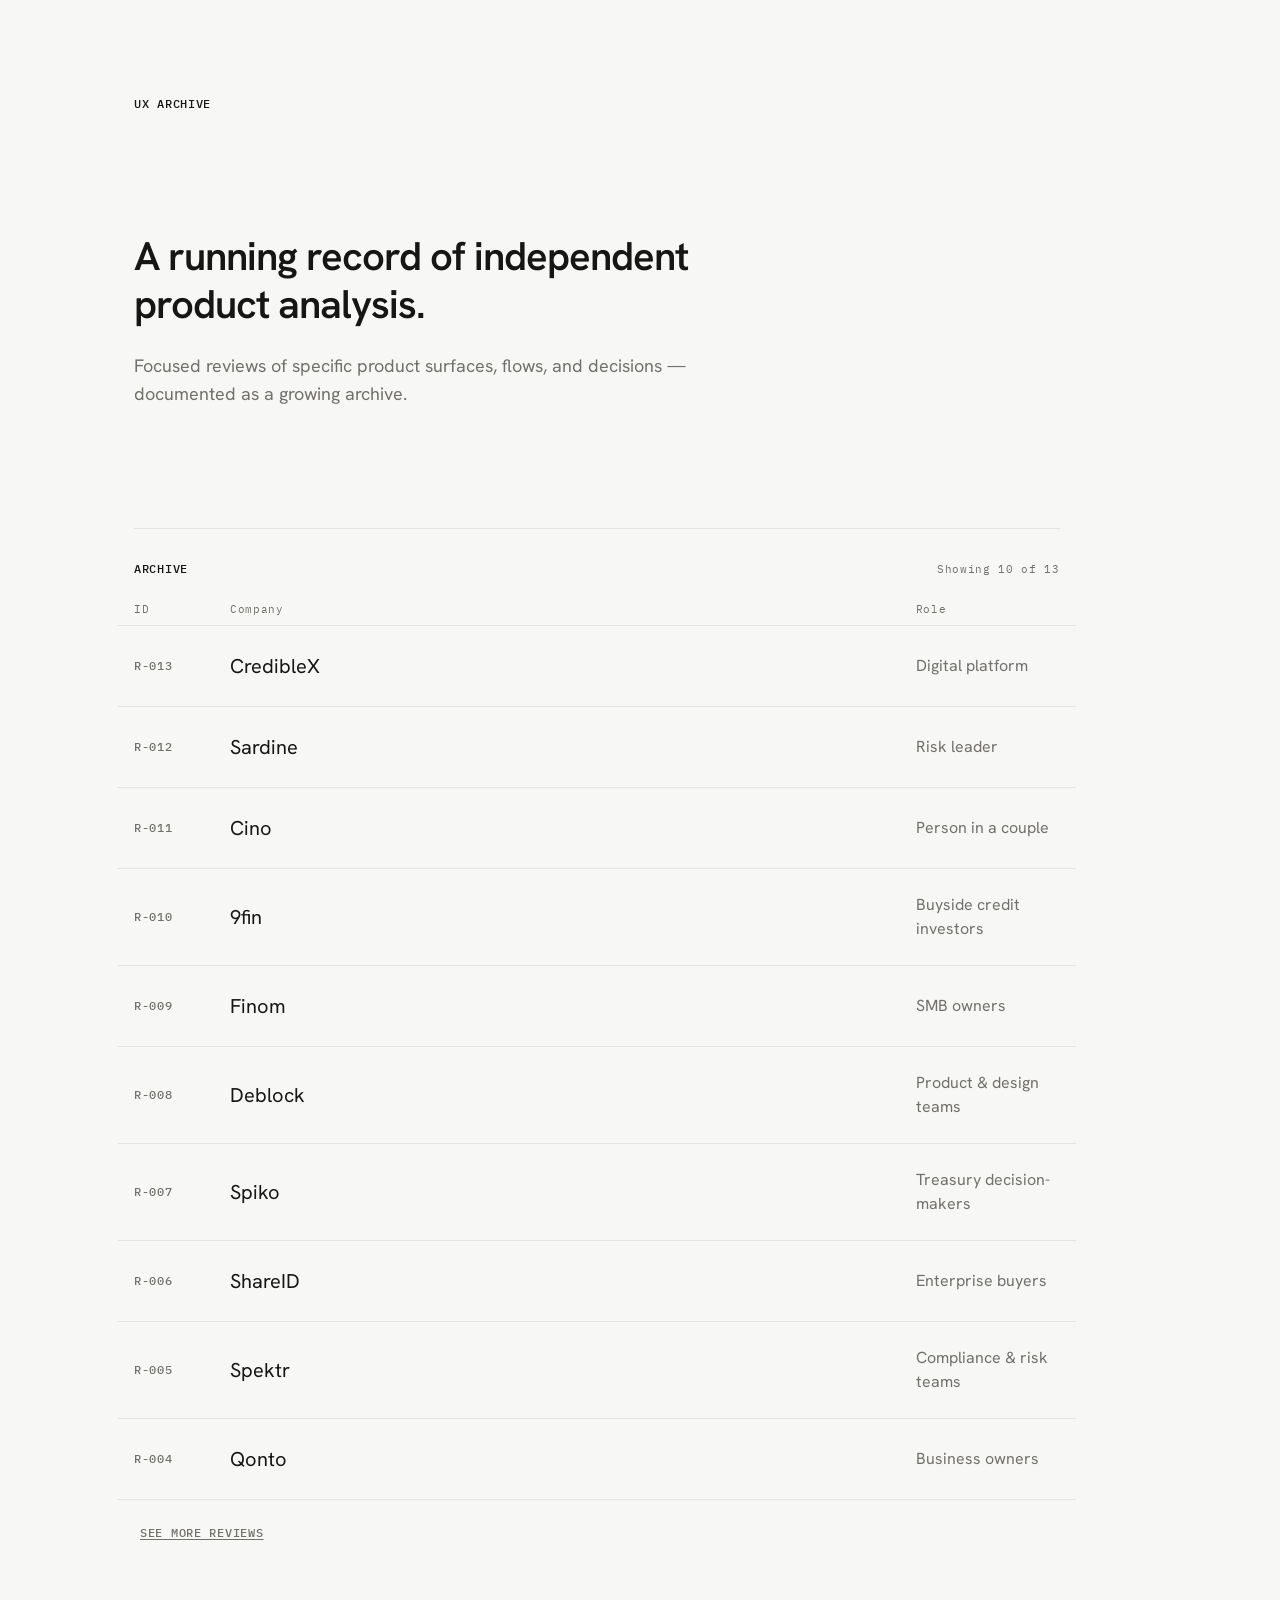
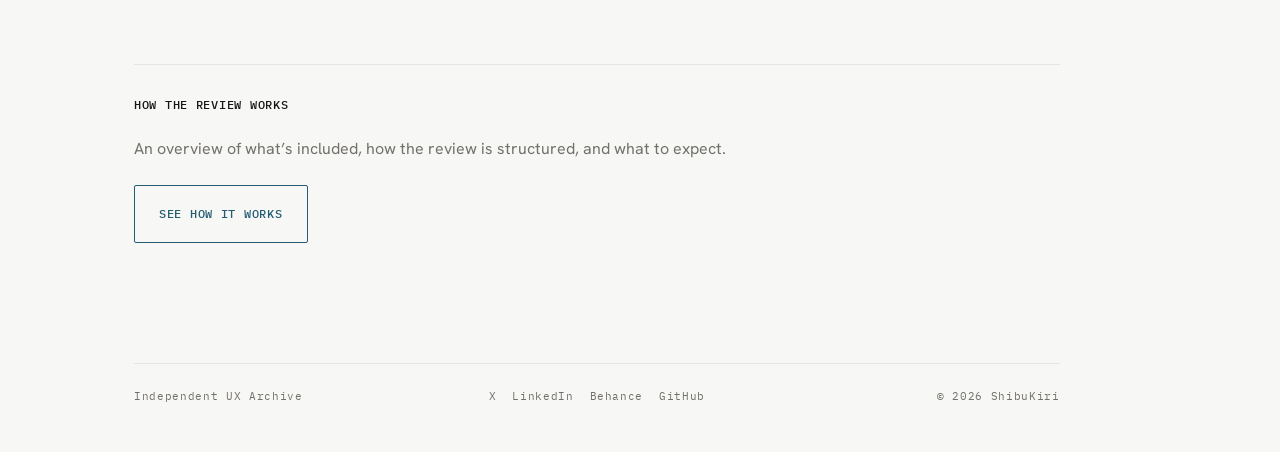
<file: index.html>
<!doctype html>
<html lang="en">
<head>
  <meta charset="utf-8">
  <meta name="viewport" content="width=device-width, initial-scale=1">
  <meta name="description" content="A running record of independent product analysis.">
  <title>UX Archive — by ShibuKiri</title>

  <link rel="icon" href="assets/icons/favicon.svg" type="image/svg+xml">
  <link rel="canonical" href="https://shibukiri.github.io/ux-archive/">

  <meta name="theme-color" content="#F7F7F5">

  <link rel="preconnect" href="https://fonts.googleapis.com">
  <link rel="preconnect" href="https://fonts.gstatic.com" crossorigin>
  <link href="https://fonts.googleapis.com/css2?family=Hanken+Grotesk:wght@400;500;600&family=IBM+Plex+Mono:wght@400;500&display=swap" rel="stylesheet">

  <link rel="stylesheet" href="styles/tokens.css">
  <link rel="stylesheet" href="styles/base.css">
  <link rel="stylesheet" href="styles/type.css">
  <link rel="stylesheet" href="styles/layout.css">
  <link rel="stylesheet" href="styles/components.css">
  <link rel="stylesheet" href="styles/utilities.css">
</head>
<body>
  <div class="frame">
    <div class="grid">

      <nav class="text-mono u-font-medium g-col-1" aria-label="Archive navigation">
        UX Archive
      </nav>

      <section class="g-col-3 u-mt-96" aria-labelledby="page-title">
        <h1 id="page-title" class="text-display">A running record of independent product analysis.</h1>
        <p class="text-lead u-secondary u-mt-24">Focused reviews of specific product surfaces, flows, and decisions — documented as a growing archive.</p>
      </section>

      <main class="archive g-col-1 u-mt-96 u-pt-32 u-border-top" aria-labelledby="archive-title">
        <div class="u-flex u-justify-between u-items-baseline u-mb-24">
          <div class="text-mono u-font-medium" id="archive-title">Archive</div>
          <div class="text-micro u-secondary" id="archive-count">13 entries</div>
        </div>

        <div class="archive-columns" aria-hidden="true">
          <span class="text-micro u-secondary">ID</span>
          <span class="text-micro u-secondary">Company</span>
          <span class="text-micro u-secondary">Role</span>
        </div>

        <a class="case" href="reviews/013-crediblex/">
          <span class="text-mono u-secondary">R-013</span>
          <span class="text-lead-large">CredibleX</span>
          <span class="text-body u-secondary">Digital platform</span>
        </a>

        <a class="case" href="reviews/012-sardine/">
          <span class="text-mono u-secondary">R-012</span>
          <span class="text-lead-large">Sardine</span>
          <span class="text-body u-secondary">Risk leader</span>
        </a>

        <a class="case" href="reviews/011-cino/">
          <span class="text-mono u-secondary">R-011</span>
          <span class="text-lead-large">Cino</span>
          <span class="text-body u-secondary">Person in a couple</span>
        </a>

        <a class="case" href="reviews/010-9fin/">
          <span class="text-mono u-secondary">R-010</span>
          <span class="text-lead-large">9fin</span>
          <span class="text-body u-secondary">Buyside credit investors</span>
        </a>

        <a class="case" href="reviews/009-finom/">
          <span class="text-mono u-secondary">R-009</span>
          <span class="text-lead-large">Finom</span>
          <span class="text-body u-secondary">SMB owners</span>
        </a>

        <a class="case" href="reviews/008-deblock/">
          <span class="text-mono u-secondary">R-008</span>
          <span class="text-lead-large">Deblock</span>
          <span class="text-body u-secondary">Product &amp; design teams</span>
        </a>

        <a class="case" href="reviews/007-spiko/">
          <span class="text-mono u-secondary">R-007</span>
          <span class="text-lead-large">Spiko</span>
          <span class="text-body u-secondary">Treasury decision-makers</span>
        </a>

        <a class="case" href="reviews/006-shareid/">
          <span class="text-mono u-secondary">R-006</span>
          <span class="text-lead-large">ShareID</span>
          <span class="text-body u-secondary">Enterprise buyers</span>
        </a>

        <a class="case" href="reviews/005-spektr/">
          <span class="text-mono u-secondary">R-005</span>
          <span class="text-lead-large">Spektr</span>
          <span class="text-body u-secondary">Compliance &amp; risk teams</span>
        </a>

        <a class="case" href="reviews/004-qonto/">
          <span class="text-mono u-secondary">R-004</span>
          <span class="text-lead-large">Qonto</span>
          <span class="text-body u-secondary">Business owners</span>
        </a>

        <a class="case" href="reviews/003-bleap/">
          <span class="text-mono u-secondary">R-003</span>
          <span class="text-lead-large">Bleap</span>
          <span class="text-body u-secondary">Everyday finance users</span>
        </a>

        <a class="case" href="reviews/002-copperx/">
          <span class="text-mono u-secondary">R-002</span>
          <span class="text-lead-large">Copperx</span>
          <span class="text-body u-secondary">Product &amp; business teams</span>
        </a>

        <a class="case" href="reviews/001-zama/">
          <span class="text-mono u-secondary">R-001</span>
          <span class="text-lead-large">Zama</span>
          <span class="text-body u-secondary">Enterprise decision-makers</span>
        </a>

        <button id="toggle-reviews" class="text-mono u-font-medium u-secondary u-underline u-hover-brand u-mt-24" type="button">
          SEE MORE REVIEWS
        </button>
      </main>

      <section class="g-col-1 u-mt-96 u-pt-32 u-border-top" aria-labelledby="how-reviews-work">
        <h2 id="how-reviews-work" class="text-mono u-font-medium">How the review works</h2>
        <p class="text-body u-secondary u-mt-24 u-width-reading">
          An overview of what’s included, how the review is structured, and what to expect.
        </p>
        <a class="button button--outline button--mono u-mt-24" href="work-with-me.html">
          SEE HOW IT WORKS
        </a>
      </section>

      <footer class="footer g-col-1 u-mt-96 u-pt-24 u-border-top u-secondary">
        <div class="footer-left text-micro">Independent UX Archive</div>
        <div class="footer-links" aria-label="Social links">
          <a class="text-micro" href="https://x.com/Shibu_Wa" target="_blank" rel="noreferrer">X</a>
          <a class="text-micro" href="https://www.linkedin.com/in/shibuwa" target="_blank" rel="noreferrer">LinkedIn</a>
          <a class="text-micro" href="https://www.behance.net/ShibuWa" target="_blank" rel="noreferrer">Behance</a>
          <a class="text-micro" href="https://github.com/ShibuKiri" target="_blank" rel="noreferrer">GitHub</a>
        </div>
        <div class="footer-right text-micro">© 2026 ShibuKiri</div>
      </footer>

    </div>
  </div>

  <script>
    (function () {
      const reviewCases = Array.from(document.querySelectorAll('main.archive .case'));
      const batchSize = 10;
      let visibleCount = batchSize;
      const toggleBtn = document.getElementById('toggle-reviews');

      if (!toggleBtn || reviewCases.length === 0) return;

      function updateVisibility() {
        reviewCases.forEach((item, index) => {
          if (index < visibleCount) {
            item.classList.remove('u-hidden');
          } else {
            item.classList.add('u-hidden');
          }
        });

        const total = reviewCases.length;
        const countEl = document.getElementById('archive-count');

        if (countEl) {
          if (visibleCount >= total) {
            countEl.textContent = `${total} entries`;
          } else {
            countEl.textContent = `Showing ${visibleCount} of ${total}`;
          }
        }

        if (visibleCount >= total) {
          toggleBtn.textContent = 'SHOW LESS';
        } else {
          toggleBtn.textContent = 'SEE MORE REVIEWS';
        }
      }

      toggleBtn.addEventListener('click', () => {
        if (visibleCount >= reviewCases.length) {
          visibleCount = batchSize;
        } else {
          visibleCount += batchSize;
        }
        updateVisibility();
      });

      updateVisibility();
    })();
  </script>
</body>
</html>
</file>
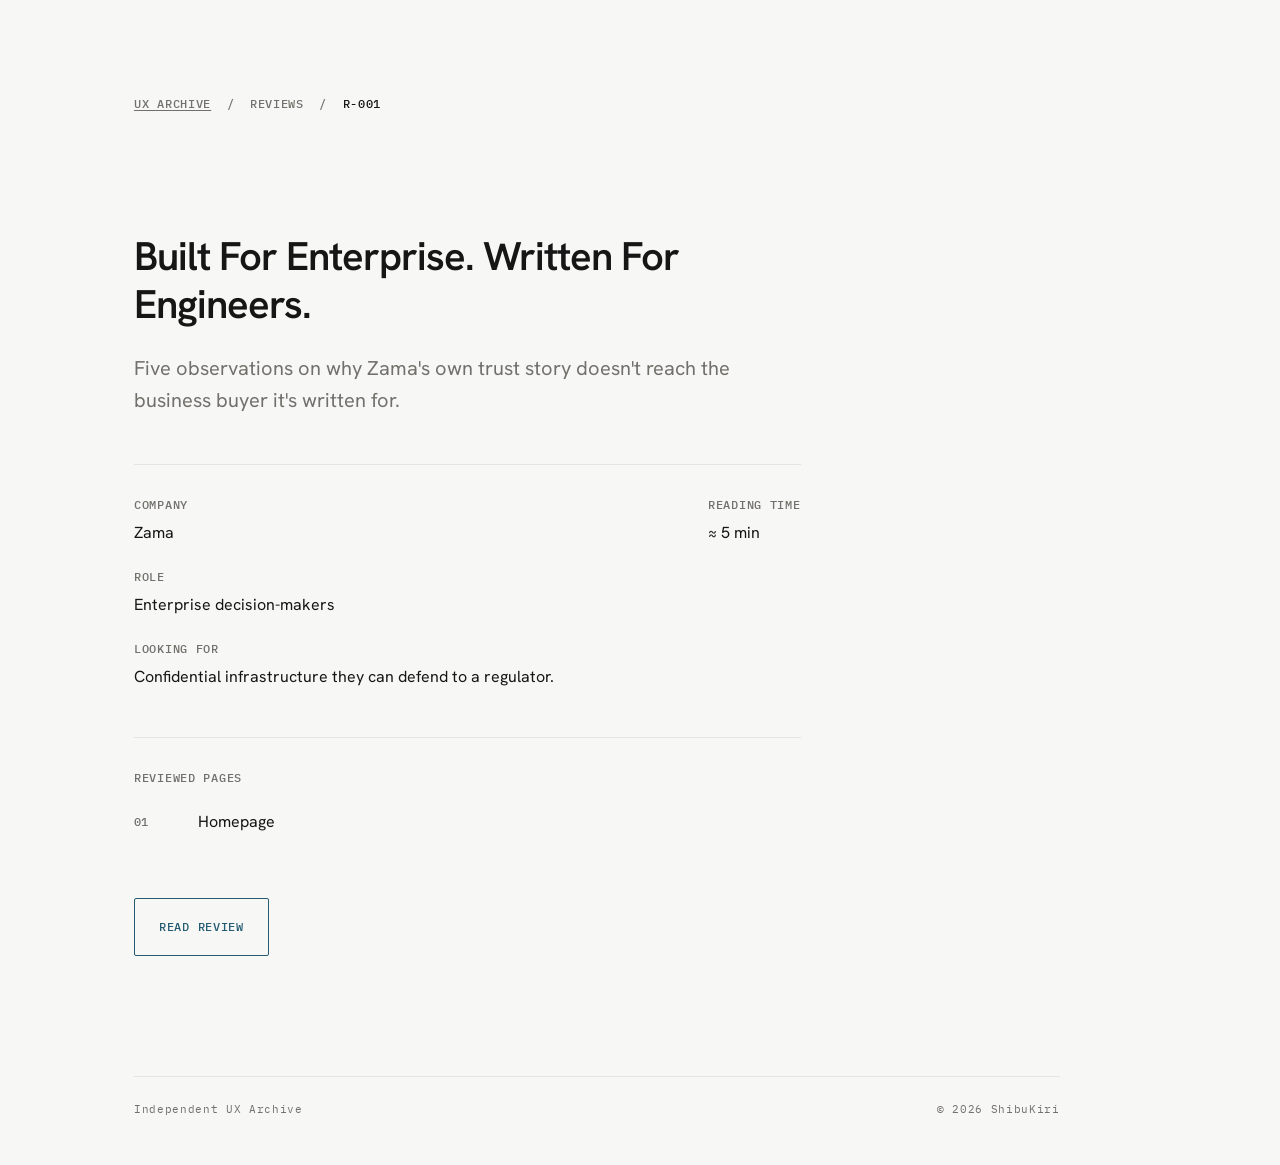
<file: reviews/001-zama/index.html>
<!doctype html>
<html lang="en">
<head>
  <meta charset="UTF-8">
  <meta name="viewport" content="width=device-width, initial-scale=1">
  <title>Zama — Enterprise Decision-Makers — Confidential Infrastructure — UX Review</title>

  <link rel="icon" href="../../assets/icons/favicon.svg" type="image/svg+xml"/>
  <link rel="canonical" href="https://shibukiri.github.io/ux-archive/reviews/001-zama/">

  <meta name="theme-color" content="#F7F7F5">
  <meta property="og:type" content="article">
  <meta property="og:title" content="Zama — Enterprise Decision-Makers — Confidential Infrastructure — UX Review">
  <meta property="og:description" content="Five observations on why Zama's own trust story doesn't reach the business buyer it's written for.">
  <meta property="og:url" content="https://shibukiri.github.io/ux-archive/reviews/001-zama/">

  <link rel="preconnect" href="https://fonts.googleapis.com">
  <link rel="preconnect" href="https://fonts.gstatic.com" crossorigin>
  <link href="https://fonts.googleapis.com/css2?family=Hanken+Grotesk:wght@400;500;600&family=IBM+Plex+Mono:wght@400;500&display=swap" rel="stylesheet">

  <link rel="stylesheet" href="../../styles/tokens.css">
  <link rel="stylesheet" href="../../styles/base.css">
  <link rel="stylesheet" href="../../styles/type.css">
  <link rel="stylesheet" href="../../styles/layout.css">
  <link rel="stylesheet" href="../../styles/components.css">
  <link rel="stylesheet" href="../../styles/utilities.css">
</head>
<body>
  <div class="frame">
    <div class="grid">

      <nav class="text-mono u-font-medium g-col-1" aria-label="Breadcrumb">
        <a class="u-secondary u-underline u-hover-brand" href="../../">UX Archive</a>
        <span class="u-secondary">&nbsp;/&nbsp;</span>
        <span class="u-secondary">Reviews</span>
        <span class="u-secondary">&nbsp;/&nbsp;</span>
        <span>R-001</span>
      </nav>

      <main class="g-col-2 u-mt-96">
        <header>
          <h1 class="text-display u-width-title u-mb-24">Built For Enterprise. Written For Engineers.</h1>
          <p class="text-lead-large u-secondary u-width-reading">Five observations on why Zama's own trust story doesn't reach the business buyer it's written for.</p>
        </header>

        <div class="u-mt-48 u-pt-32 u-border-top">
          <div class="u-flex u-justify-between u-gap-24">
            <div>
              <div class="text-mono u-secondary u-font-medium u-mb-8">Company</div>
              <p class="text-body">Zama</p>
            </div>
            <div>
              <div class="text-mono u-secondary u-font-medium u-mb-8">Reading Time</div>
              <p class="text-body">≈ 5 min</p>
            </div>
          </div>

          <div class="u-mt-24">
            <div class="text-mono u-secondary u-font-medium u-mb-8">Role</div>
            <p class="text-body">Enterprise decision-makers</p>
          </div>

          <div class="u-mt-24">
            <div class="text-mono u-secondary u-font-medium u-mb-8">Looking For</div>
            <p class="text-body">Confidential infrastructure they can defend to a regulator.</p>
          </div>
        </div>

        <div class="text-mono u-secondary u-font-medium u-mt-48 u-pt-32 u-border-top u-mb-8">
          Reviewed pages
        </div>

        <div class="toc">
          <div class="toc-item">
            <span class="toc-num">01</span>
            <span class="text-body">Homepage</span>
          </div>
        </div>

        <a class="button button--outline button--mono u-mt-48" href="./Zama-Homepage-UX-Review.pdf">
          Read Review
        </a>
      </main>

      <footer class="g-col-1 u-flex u-justify-between u-mt-96 u-pt-24 u-border-top u-secondary">
        <div class="text-micro">Independent UX Archive</div>
        <div class="text-micro">© 2026 ShibuKiri</div>
      </footer>

    </div>
  </div>
</body>
</html>
</file>
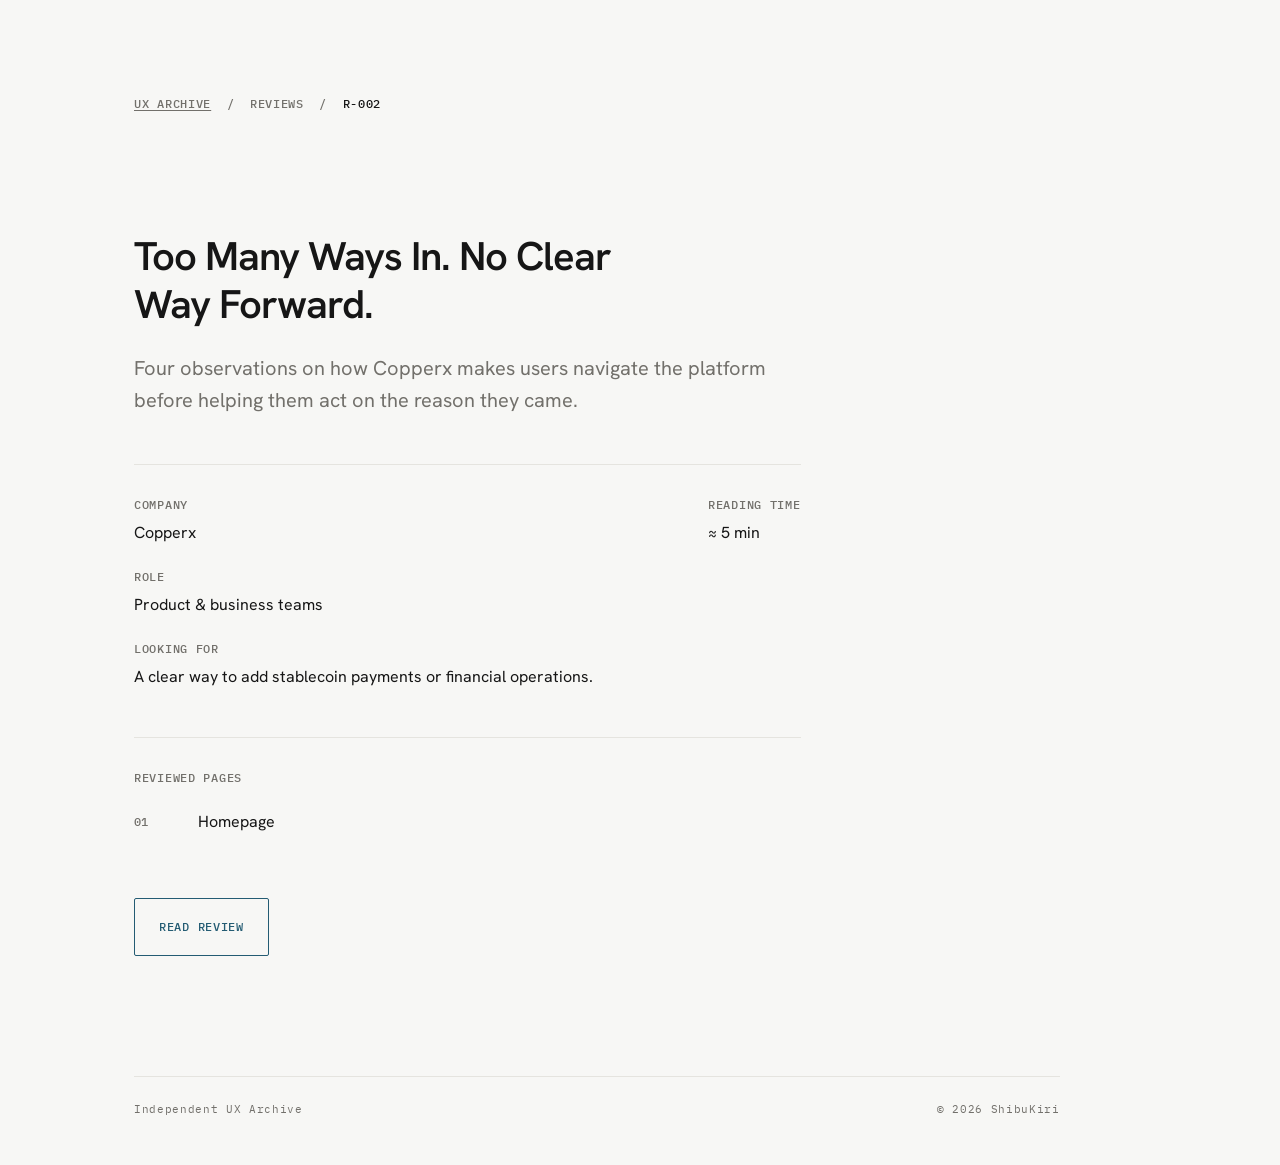
<file: reviews/002-copperx/index.html>
<!doctype html>
<html lang="en">
<head>
  <meta charset="UTF-8">
  <meta name="viewport" content="width=device-width, initial-scale=1">
  <title>Copperx — Business &amp; Product Teams — Stablecoin Payments — UX Review</title>

  <link rel="icon" href="../../assets/icons/favicon.svg" type="image/svg+xml"/>
  <link rel="canonical" href="https://shibukiri.github.io/ux-archive/reviews/002-copperx/">

  <meta name="theme-color" content="#F7F7F5">
  <meta property="og:type" content="article">
  <meta property="og:title" content="Copperx — Business &amp; Product Teams — Stablecoin Payments — UX Review">
  <meta property="og:description" content="Four observations on how Copperx makes users navigate the platform before helping them act on the reason they came.">
  <meta property="og:url" content="https://shibukiri.github.io/ux-archive/reviews/002-copperx/">

  <link rel="preconnect" href="https://fonts.googleapis.com">
  <link rel="preconnect" href="https://fonts.gstatic.com" crossorigin>
  <link href="https://fonts.googleapis.com/css2?family=Hanken+Grotesk:wght@400;500;600&family=IBM+Plex+Mono:wght@400;500&display=swap" rel="stylesheet">

  <link rel="stylesheet" href="../../styles/tokens.css">
  <link rel="stylesheet" href="../../styles/base.css">
  <link rel="stylesheet" href="../../styles/type.css">
  <link rel="stylesheet" href="../../styles/layout.css">
  <link rel="stylesheet" href="../../styles/components.css">
  <link rel="stylesheet" href="../../styles/utilities.css">
</head>
<body>
  <div class="frame">
    <div class="grid">

      <nav class="text-mono u-font-medium g-col-1" aria-label="Breadcrumb">
        <a class="u-secondary u-underline u-hover-brand" href="../../">UX Archive</a>
        <span class="u-secondary">&nbsp;/&nbsp;</span>
        <span class="u-secondary">Reviews</span>
        <span class="u-secondary">&nbsp;/&nbsp;</span>
        <span>R-002</span>
      </nav>

      <main class="g-col-2 u-mt-96">
        <header>
          <h1 class="text-display u-width-title u-mb-24">Too Many Ways In. No Clear Way Forward.</h1>
          <p class="text-lead-large u-secondary u-width-reading">Four observations on how Copperx makes users navigate the platform before helping them act on the reason they came.</p>
        </header>

        <div class="u-mt-48 u-pt-32 u-border-top">
          <div class="u-flex u-justify-between u-gap-24">
            <div>
              <div class="text-mono u-secondary u-font-medium u-mb-8">Company</div>
              <p class="text-body">Copperx</p>
            </div>
            <div>
              <div class="text-mono u-secondary u-font-medium u-mb-8">Reading Time</div>
              <p class="text-body">≈ 5 min</p>
            </div>
          </div>

          <div class="u-mt-24">
            <div class="text-mono u-secondary u-font-medium u-mb-8">Role</div>
            <p class="text-body">Product &amp; business teams</p>
          </div>

          <div class="u-mt-24">
            <div class="text-mono u-secondary u-font-medium u-mb-8">Looking For</div>
            <p class="text-body">A clear way to add stablecoin payments or financial operations.</p>
          </div>
        </div>

        <div class="text-mono u-secondary u-font-medium u-mt-48 u-pt-32 u-border-top u-mb-8">
          Reviewed pages
        </div>

        <div class="toc">
          <div class="toc-item">
            <span class="toc-num">01</span>
            <span class="text-body">Homepage</span>
          </div>
        </div>

        <a class="button button--outline button--mono u-mt-48" href="./Copperx-Homepage-UX-Review.pdf">
          Read Review
        </a>
      </main>

      <footer class="g-col-1 u-flex u-justify-between u-mt-96 u-pt-24 u-border-top u-secondary">
        <div class="text-micro">Independent UX Archive</div>
        <div class="text-micro">© 2026 ShibuKiri</div>
      </footer>

    </div>
  </div>
</body>
</html>
</file>
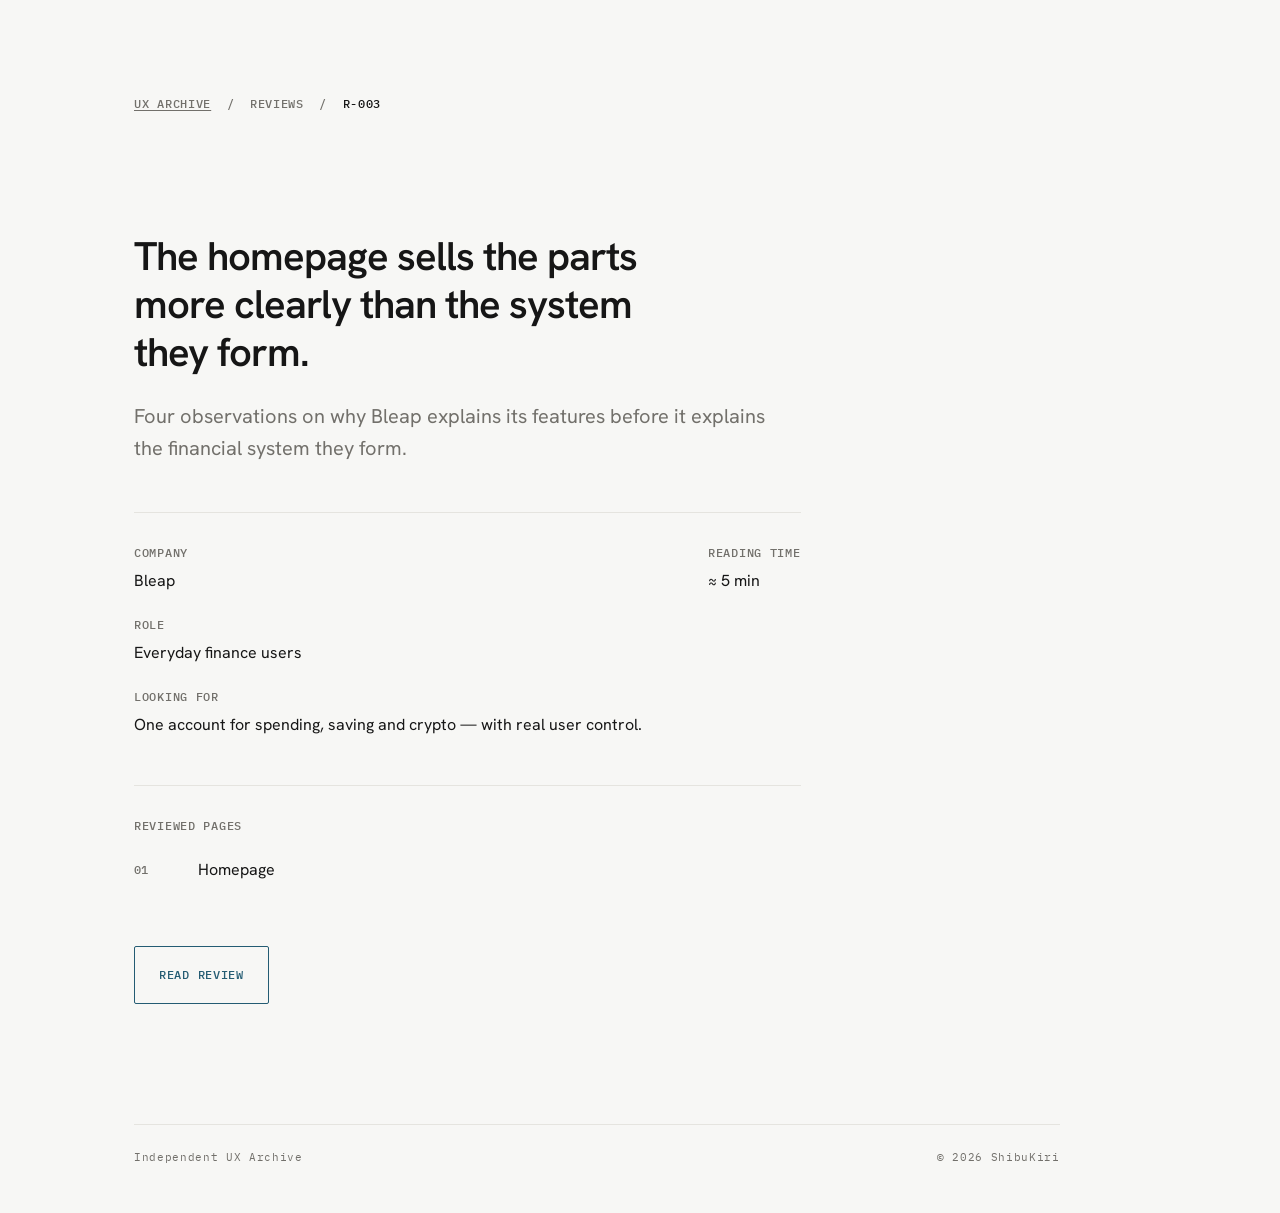
<file: reviews/003-bleap/index.html>
<!doctype html>
<html lang="en">
<head>
  <meta charset="UTF-8">
  <meta name="viewport" content="width=device-width, initial-scale=1">
  <title>Bleap — Everyday Finance Users — Spending Saving and Crypto — UX Review</title>

  <link rel="icon" href="../../assets/icons/favicon.svg" type="image/svg+xml"/>
  <link rel="canonical" href="https://shibukiri.github.io/ux-archive/reviews/003-bleap/">

  <meta name="theme-color" content="#F7F7F5">
  <meta property="og:type" content="article">
  <meta property="og:title" content="Bleap — Everyday Finance Users — Spending Saving and Crypto — UX Review">
  <meta property="og:description" content="Four observations on why Bleap explains its features before it explains the financial system they form.">
  <meta property="og:url" content="https://shibukiri.github.io/ux-archive/reviews/003-bleap/">

  <link rel="preconnect" href="https://fonts.googleapis.com">
  <link rel="preconnect" href="https://fonts.gstatic.com" crossorigin>
  <link href="https://fonts.googleapis.com/css2?family=Hanken+Grotesk:wght@400;500;600&family=IBM+Plex+Mono:wght@400;500&display=swap" rel="stylesheet">

  <link rel="stylesheet" href="../../styles/tokens.css">
  <link rel="stylesheet" href="../../styles/base.css">
  <link rel="stylesheet" href="../../styles/type.css">
  <link rel="stylesheet" href="../../styles/layout.css">
  <link rel="stylesheet" href="../../styles/components.css">
  <link rel="stylesheet" href="../../styles/utilities.css">
</head>
<body>
  <div class="frame">
    <div class="grid">

      <nav class="text-mono u-font-medium g-col-1" aria-label="Breadcrumb">
        <a class="u-secondary u-underline u-hover-brand" href="../../">UX Archive</a>
        <span class="u-secondary">&nbsp;/&nbsp;</span>
        <span class="u-secondary">Reviews</span>
        <span class="u-secondary">&nbsp;/&nbsp;</span>
        <span>R-003</span>
      </nav>

      <main class="g-col-2 u-mt-96">
        <header>
          <h1 class="text-display u-width-title u-mb-24">The homepage sells the parts more clearly than the system they form.</h1>
          <p class="text-lead-large u-secondary u-width-reading">Four observations on why Bleap explains its features before it explains the financial system they form.</p>
        </header>

        <div class="u-mt-48 u-pt-32 u-border-top">
          <div class="u-flex u-justify-between u-gap-24">
            <div>
              <div class="text-mono u-secondary u-font-medium u-mb-8">Company</div>
              <p class="text-body">Bleap</p>
            </div>
            <div>
              <div class="text-mono u-secondary u-font-medium u-mb-8">Reading Time</div>
              <p class="text-body">≈ 5 min</p>
            </div>
          </div>

          <div class="u-mt-24">
            <div class="text-mono u-secondary u-font-medium u-mb-8">Role</div>
            <p class="text-body">Everyday finance users</p>
          </div>

          <div class="u-mt-24">
            <div class="text-mono u-secondary u-font-medium u-mb-8">Looking For</div>
            <p class="text-body">One account for spending, saving and crypto — with real user control.</p>
          </div>
        </div>

        <div class="text-mono u-secondary u-font-medium u-mt-48 u-pt-32 u-border-top u-mb-8">
          Reviewed pages
        </div>

        <div class="toc">
          <div class="toc-item">
            <span class="toc-num">01</span>
            <span class="text-body">Homepage</span>
          </div>
        </div>

        <a class="button button--outline button--mono u-mt-48" href="./Bleap-Homepage-UX-Review.pdf">
          Read Review
        </a>
      </main>

      <footer class="g-col-1 u-flex u-justify-between u-mt-96 u-pt-24 u-border-top u-secondary">
        <div class="text-micro">Independent UX Archive</div>
        <div class="text-micro">© 2026 ShibuKiri</div>
      </footer>

    </div>
  </div>
</body>
</html>
</file>
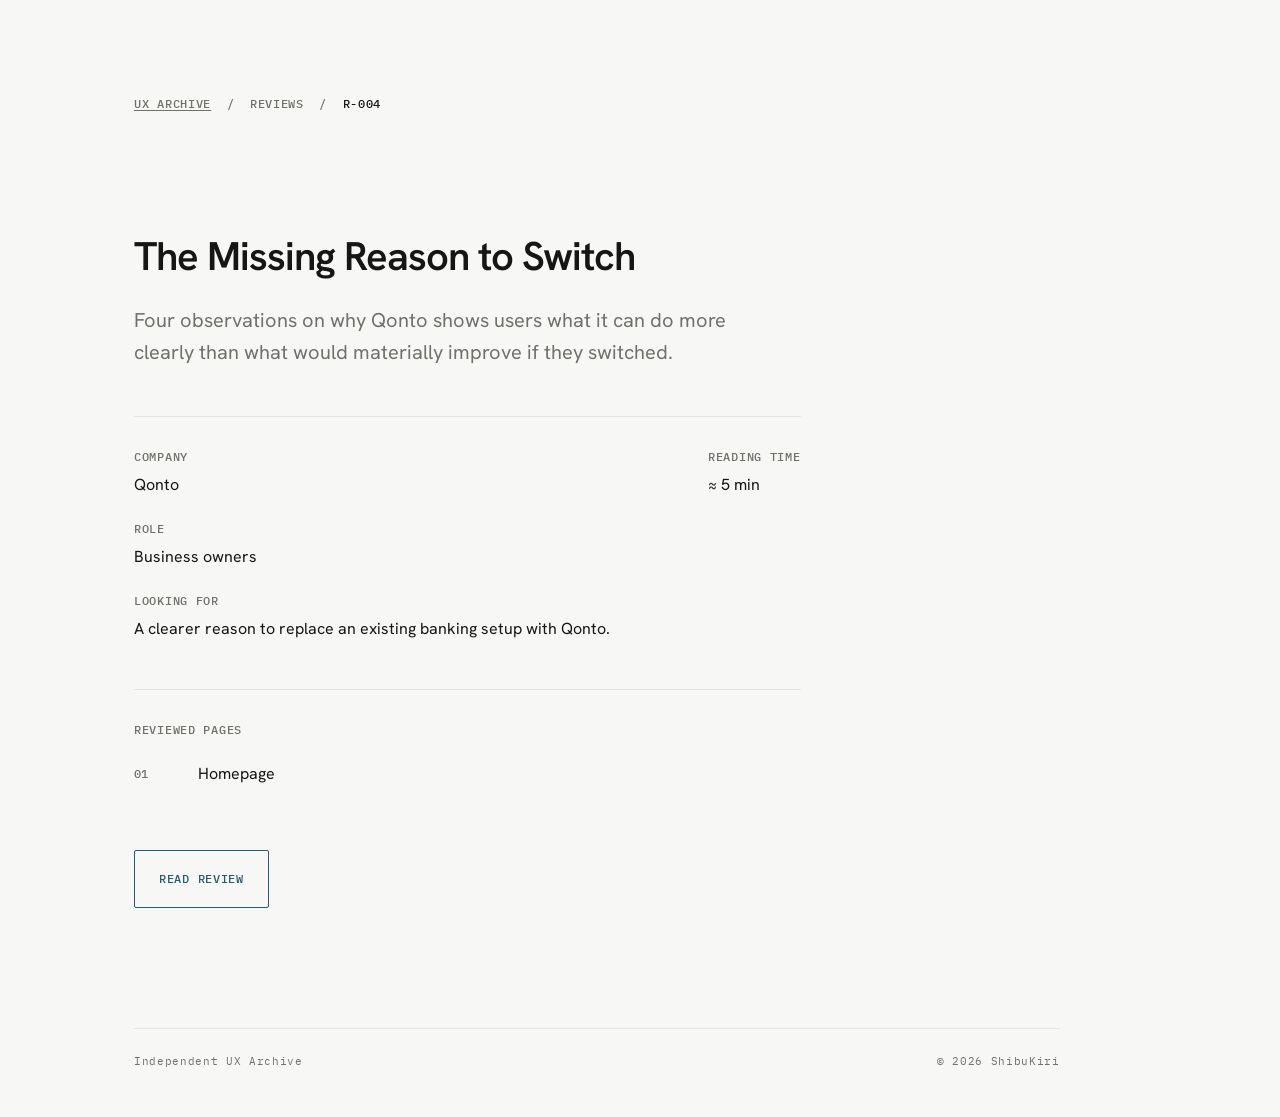
<file: reviews/004-qonto/index.html>
<!doctype html>
<html lang="en">
<head>
  <meta charset="UTF-8">
  <meta name="viewport" content="width=device-width, initial-scale=1">
  <title>Qonto — Business Owners — Business Banking Alternative — UX Review</title>

  <link rel="icon" href="../../assets/icons/favicon.svg" type="image/svg+xml"/>
  <link rel="canonical" href="https://shibukiri.github.io/ux-archive/reviews/004-qonto/">

  <meta name="theme-color" content="#F7F7F5">
  <meta property="og:type" content="article">
  <meta property="og:title" content="Qonto — Business Owners — Business Banking Alternative — UX Review">
  <meta property="og:description" content="Four observations on why Qonto shows users what it can do more clearly than what would materially improve if they switched.">
  <meta property="og:url" content="https://shibukiri.github.io/ux-archive/reviews/004-qonto/">

  <link rel="preconnect" href="https://fonts.googleapis.com">
  <link rel="preconnect" href="https://fonts.gstatic.com" crossorigin>
  <link href="https://fonts.googleapis.com/css2?family=Hanken+Grotesk:wght@400;500;600&family=IBM+Plex+Mono:wght@400;500&display=swap" rel="stylesheet">

  <link rel="stylesheet" href="../../styles/tokens.css">
  <link rel="stylesheet" href="../../styles/base.css">
  <link rel="stylesheet" href="../../styles/type.css">
  <link rel="stylesheet" href="../../styles/layout.css">
  <link rel="stylesheet" href="../../styles/components.css">
  <link rel="stylesheet" href="../../styles/utilities.css">
</head>
<body>
  <div class="frame">
    <div class="grid">

      <nav class="text-mono u-font-medium g-col-1" aria-label="Breadcrumb">
        <a class="u-secondary u-underline u-hover-brand" href="../../">UX Archive</a>
        <span class="u-secondary">&nbsp;/&nbsp;</span>
        <span class="u-secondary">Reviews</span>
        <span class="u-secondary">&nbsp;/&nbsp;</span>
        <span>R-004</span>
      </nav>

      <main class="g-col-2 u-mt-96">
        <header>
          <h1 class="text-display u-width-title u-mb-24">The Missing Reason to Switch</h1>
          <p class="text-lead-large u-secondary u-width-reading">Four observations on why Qonto shows users what it can do more clearly than what would materially improve if they switched.</p>
        </header>

        <div class="u-mt-48 u-pt-32 u-border-top">
          <div class="u-flex u-justify-between u-gap-24">
            <div>
              <div class="text-mono u-secondary u-font-medium u-mb-8">Company</div>
              <p class="text-body">Qonto</p>
            </div>
            <div>
              <div class="text-mono u-secondary u-font-medium u-mb-8">Reading Time</div>
              <p class="text-body">≈ 5 min</p>
            </div>
          </div>

          <div class="u-mt-24">
            <div class="text-mono u-secondary u-font-medium u-mb-8">Role</div>
            <p class="text-body">Business owners</p>
          </div>

          <div class="u-mt-24">
            <div class="text-mono u-secondary u-font-medium u-mb-8">Looking For</div>
            <p class="text-body">A clearer reason to replace an existing banking setup with Qonto.</p>
          </div>
        </div>

        <div class="text-mono u-secondary u-font-medium u-mt-48 u-pt-32 u-border-top u-mb-8">
          Reviewed pages
        </div>

        <div class="toc">
          <div class="toc-item">
            <span class="toc-num">01</span>
            <span class="text-body">Homepage</span>
          </div>
        </div>

        <a class="button button--outline button--mono u-mt-48" href="./Qonto-Homepage-UX-Review.pdf">
          Read Review
        </a>
      </main>

      <footer class="g-col-1 u-flex u-justify-between u-mt-96 u-pt-24 u-border-top u-secondary">
        <div class="text-micro">Independent UX Archive</div>
        <div class="text-micro">© 2026 ShibuKiri</div>
      </footer>

    </div>
  </div>
</body>
</html>
</file>
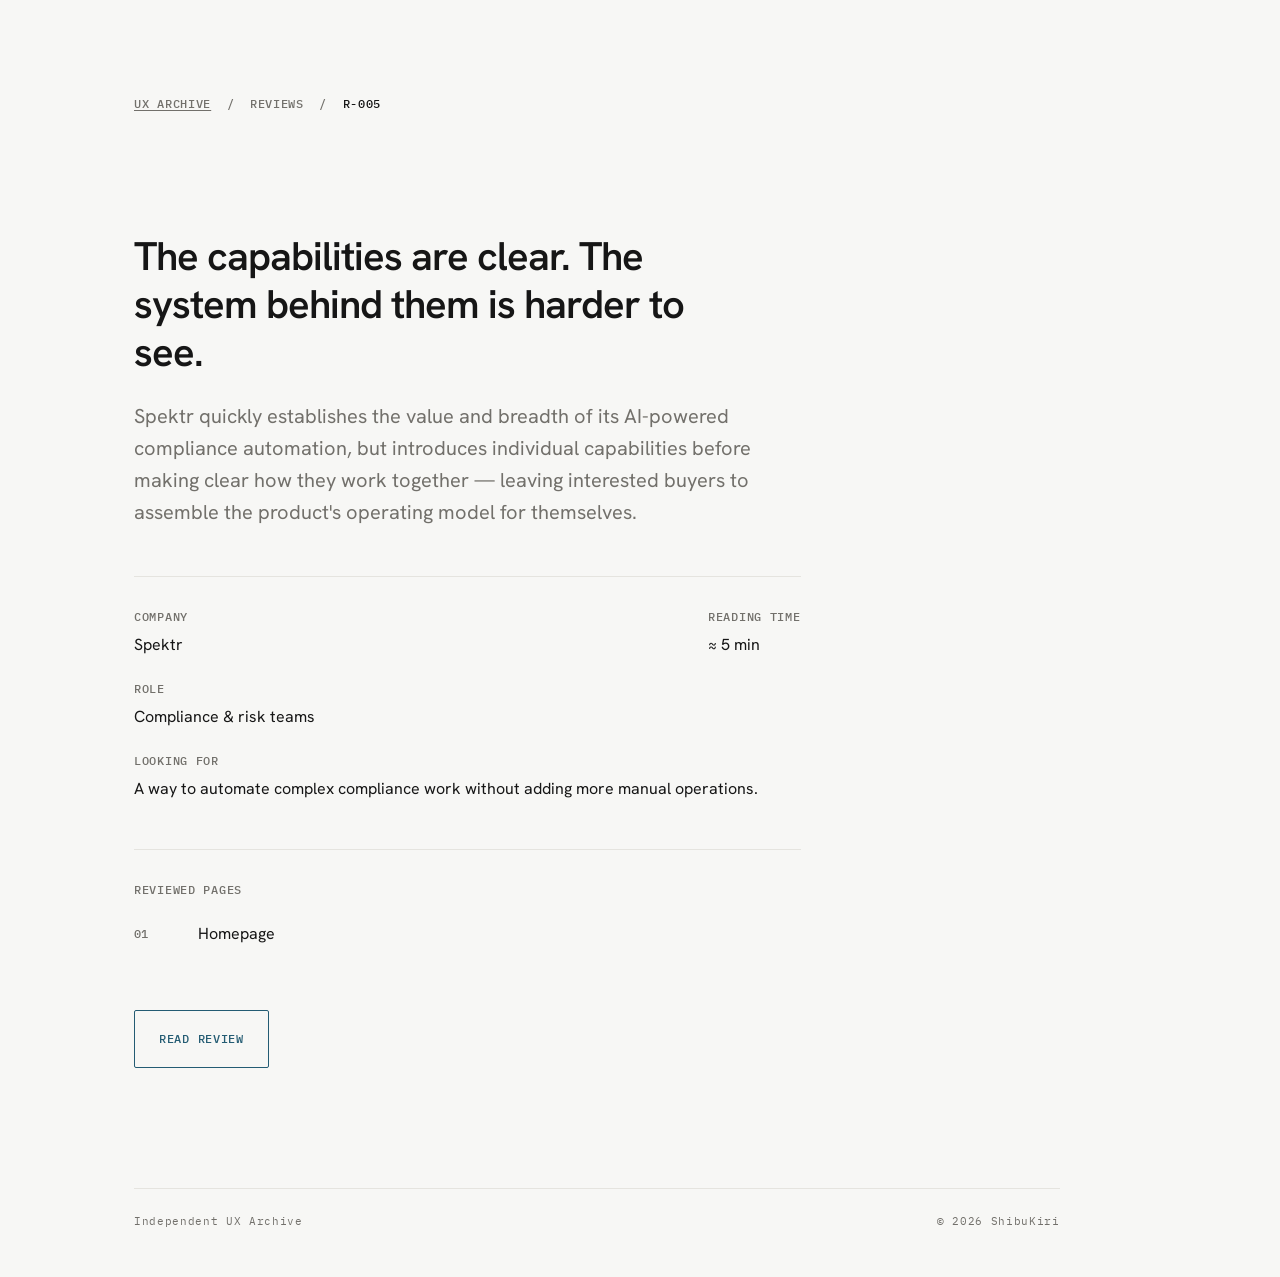
<file: reviews/005-spektr/index.html>
<!doctype html>
<html lang="en">
<head>
  <meta charset="UTF-8">
  <meta name="viewport" content="width=device-width, initial-scale=1">
  <title>Spektr — Compliance &amp; Risk Teams — Compliance Automation — UX Review</title>

  <link rel="icon" href="../../assets/icons/favicon.svg" type="image/svg+xml"/>
  <link rel="canonical" href="https://shibukiri.github.io/ux-archive/reviews/005-spektr/">

  <meta name="theme-color" content="#F7F7F5">
  <meta property="og:type" content="article">
  <meta property="og:title" content="Spektr — Compliance &amp; Risk Teams — Compliance Automation — UX Review">
  <meta property="og:description" content="Spektr quickly establishes the value and breadth of its AI-powered compliance automation, but introduces individual capabilities before making clear how they work together — leaving interested buyers to assemble the product's operating model for themselves.">
  <meta property="og:url" content="https://shibukiri.github.io/ux-archive/reviews/005-spektr/">

  <link rel="preconnect" href="https://fonts.googleapis.com">
  <link rel="preconnect" href="https://fonts.gstatic.com" crossorigin>
  <link href="https://fonts.googleapis.com/css2?family=Hanken+Grotesk:wght@400;500;600&family=IBM+Plex+Mono:wght@400;500&display=swap" rel="stylesheet">

  <link rel="stylesheet" href="../../styles/tokens.css">
  <link rel="stylesheet" href="../../styles/base.css">
  <link rel="stylesheet" href="../../styles/type.css">
  <link rel="stylesheet" href="../../styles/layout.css">
  <link rel="stylesheet" href="../../styles/components.css">
  <link rel="stylesheet" href="../../styles/utilities.css">
</head>
<body>
  <div class="frame">
    <div class="grid">

      <nav class="text-mono u-font-medium g-col-1" aria-label="Breadcrumb">
        <a class="u-secondary u-underline u-hover-brand" href="../../">UX Archive</a>
        <span class="u-secondary">&nbsp;/&nbsp;</span>
        <span class="u-secondary">Reviews</span>
        <span class="u-secondary">&nbsp;/&nbsp;</span>
        <span>R-005</span>
      </nav>

      <main class="g-col-2 u-mt-96">
        <header>
          <h1 class="text-display u-width-title u-mb-24">The capabilities are clear. The system behind them is harder to see.</h1>
          <p class="text-lead-large u-secondary u-width-reading">Spektr quickly establishes the value and breadth of its AI-powered compliance automation, but introduces individual capabilities before making clear how they work together — leaving interested buyers to assemble the product's operating model for themselves.</p>
        </header>

        <div class="u-mt-48 u-pt-32 u-border-top">
          <div class="u-flex u-justify-between u-gap-24">
            <div>
              <div class="text-mono u-secondary u-font-medium u-mb-8">Company</div>
              <p class="text-body">Spektr</p>
            </div>
            <div>
              <div class="text-mono u-secondary u-font-medium u-mb-8">Reading Time</div>
              <p class="text-body">≈ 5 min</p>
            </div>
          </div>

          <div class="u-mt-24">
            <div class="text-mono u-secondary u-font-medium u-mb-8">Role</div>
            <p class="text-body">Compliance &amp; risk teams</p>
          </div>

          <div class="u-mt-24">
            <div class="text-mono u-secondary u-font-medium u-mb-8">Looking For</div>
            <p class="text-body">A way to automate complex compliance work without adding more manual operations.</p>
          </div>
        </div>

        <div class="text-mono u-secondary u-font-medium u-mt-48 u-pt-32 u-border-top u-mb-8">
          Reviewed pages
        </div>

        <div class="toc">
          <div class="toc-item">
            <span class="toc-num">01</span>
            <span class="text-body">Homepage</span>
          </div>
        </div>

        <a class="button button--outline button--mono u-mt-48" href="./Spektr-Compliance-and-risk-teams-Compliance-automation-UX-Review.pdf">
          Read Review
        </a>
      </main>

      <footer class="g-col-1 u-flex u-justify-between u-mt-96 u-pt-24 u-border-top u-secondary">
        <div class="text-micro">Independent UX Archive</div>
        <div class="text-micro">© 2026 ShibuKiri</div>
      </footer>

    </div>
  </div>
</body>
</html>
</file>
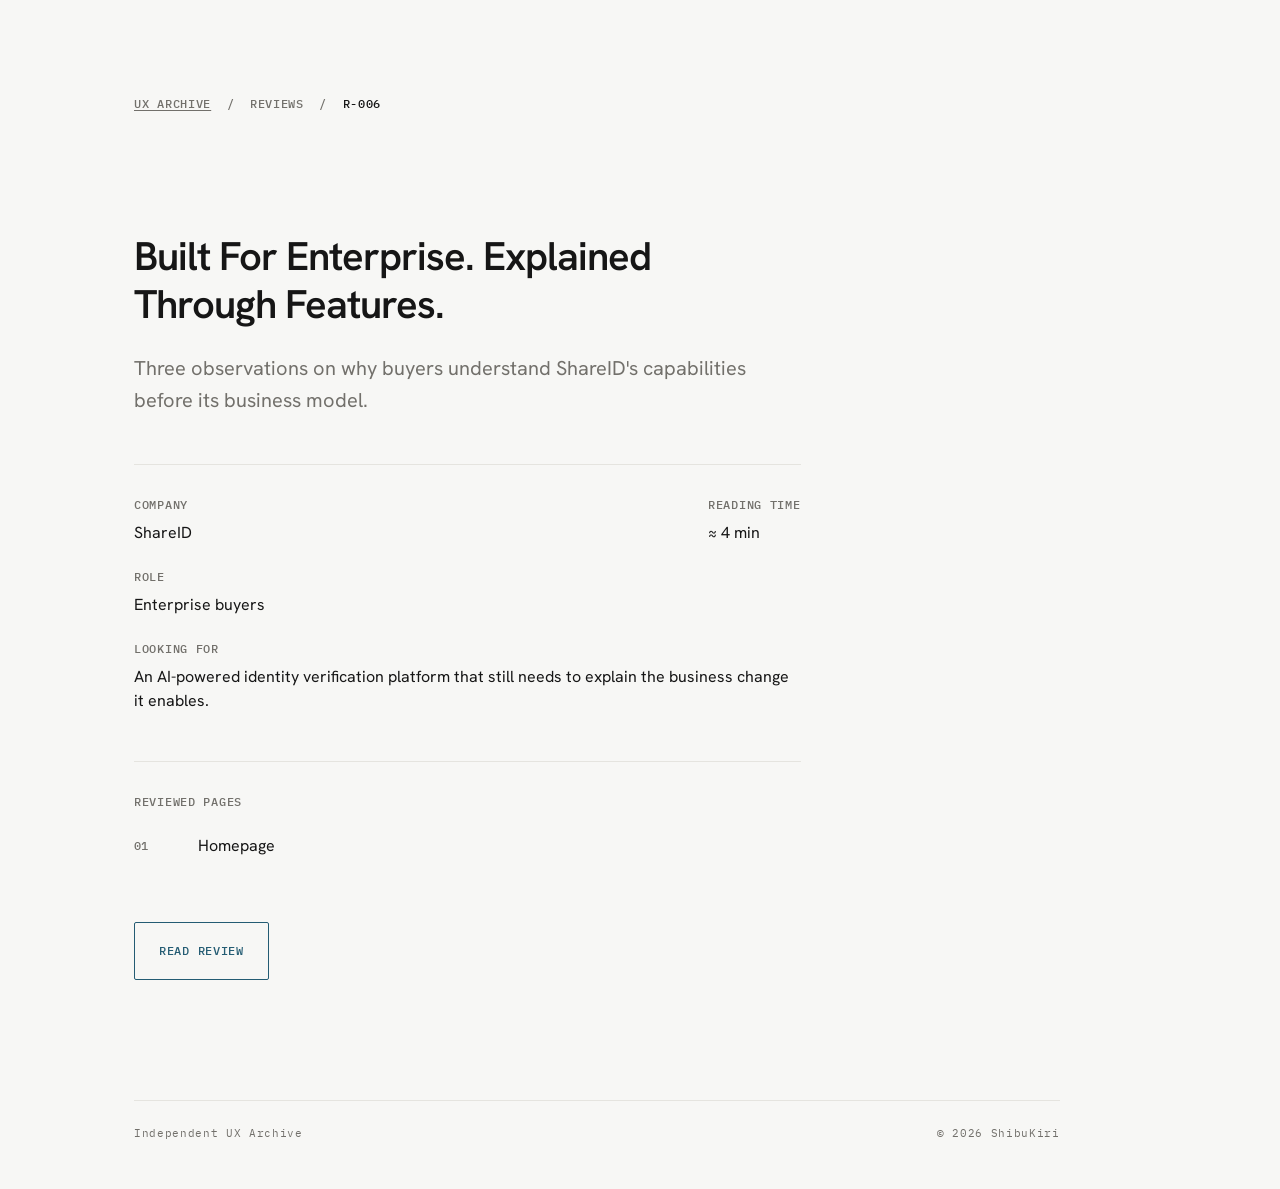
<file: reviews/006-shareid/index.html>
<!doctype html>
<html lang="en">
<head>
  <meta charset="UTF-8">
  <meta name="viewport" content="width=device-width, initial-scale=1">
  <title>ShareID — Enterprise Buyers — AI Identity Verification — UX Review</title>

  <link rel="icon" href="../../assets/icons/favicon.svg" type="image/svg+xml"/>
  <link rel="canonical" href="https://shibukiri.github.io/ux-archive/reviews/006-shareid/">

  <meta name="theme-color" content="#F7F7F5">
  <meta property="og:type" content="article">
  <meta property="og:title" content="ShareID — Enterprise Buyers — AI Identity Verification — UX Review">
  <meta property="og:description" content="Three observations on why buyers understand ShareID's capabilities before its business model.">
  <meta property="og:url" content="https://shibukiri.github.io/ux-archive/reviews/006-shareid/">

  <link rel="preconnect" href="https://fonts.googleapis.com">
  <link rel="preconnect" href="https://fonts.gstatic.com" crossorigin>
  <link href="https://fonts.googleapis.com/css2?family=Hanken+Grotesk:wght@400;500;600&family=IBM+Plex+Mono:wght@400;500&display=swap" rel="stylesheet">

  <link rel="stylesheet" href="../../styles/tokens.css">
  <link rel="stylesheet" href="../../styles/base.css">
  <link rel="stylesheet" href="../../styles/type.css">
  <link rel="stylesheet" href="../../styles/layout.css">
  <link rel="stylesheet" href="../../styles/components.css">
  <link rel="stylesheet" href="../../styles/utilities.css">
</head>
<body>
  <div class="frame">
    <div class="grid">

      <nav class="text-mono u-font-medium g-col-1" aria-label="Breadcrumb">
        <a class="u-secondary u-underline u-hover-brand" href="../../">UX Archive</a>
        <span class="u-secondary">&nbsp;/&nbsp;</span>
        <span class="u-secondary">Reviews</span>
        <span class="u-secondary">&nbsp;/&nbsp;</span>
        <span>R-006</span>
      </nav>

      <main class="g-col-2 u-mt-96">
        <header>
          <h1 class="text-display u-width-title u-mb-24">Built For Enterprise. Explained Through Features.</h1>
          <p class="text-lead-large u-secondary u-width-reading">Three observations on why buyers understand ShareID's capabilities before its business model.</p>
        </header>

        <div class="u-mt-48 u-pt-32 u-border-top">
          <div class="u-flex u-justify-between u-gap-24">
            <div>
              <div class="text-mono u-secondary u-font-medium u-mb-8">Company</div>
              <p class="text-body">ShareID</p>
            </div>
            <div>
              <div class="text-mono u-secondary u-font-medium u-mb-8">Reading Time</div>
              <p class="text-body">≈ 4 min</p>
            </div>
          </div>

          <div class="u-mt-24">
            <div class="text-mono u-secondary u-font-medium u-mb-8">Role</div>
            <p class="text-body">Enterprise buyers</p>
          </div>

          <div class="u-mt-24">
            <div class="text-mono u-secondary u-font-medium u-mb-8">Looking For</div>
            <p class="text-body">An AI-powered identity verification platform that still needs to explain the business change it enables.</p>
          </div>
        </div>

        <div class="text-mono u-secondary u-font-medium u-mt-48 u-pt-32 u-border-top u-mb-8">
          Reviewed pages
        </div>

        <div class="toc">
          <div class="toc-item">
            <span class="toc-num">01</span>
            <span class="text-body">Homepage</span>
          </div>
        </div>

        <a class="button button--outline button--mono u-mt-48" href="./ShareID-Homepage-UX-Review.pdf">
          Read Review
        </a>
      </main>

      <footer class="g-col-1 u-flex u-justify-between u-mt-96 u-pt-24 u-border-top u-secondary">
        <div class="text-micro">Independent UX Archive</div>
        <div class="text-micro">© 2026 ShibuKiri</div>
      </footer>

    </div>
  </div>
</body>
</html>
</file>
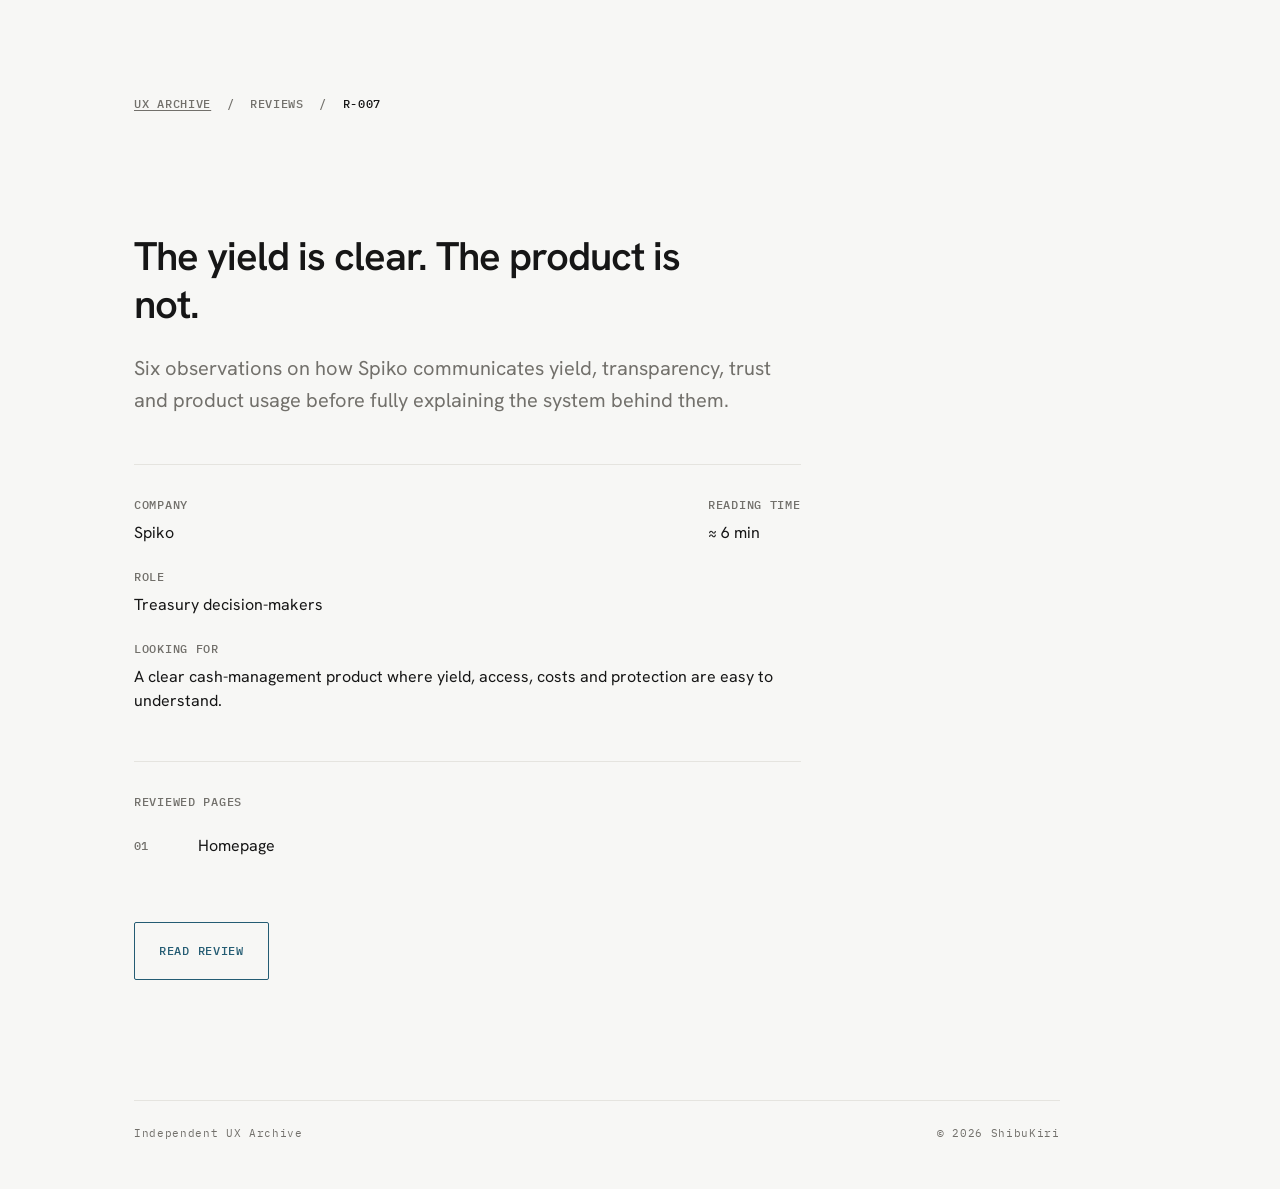
<file: reviews/007-spiko/index.html>
<!doctype html>
<html lang="en">
<head>
  <meta charset="UTF-8">
  <meta name="viewport" content="width=device-width, initial-scale=1">
  <title>Spiko — Treasury Decision-Makers — Cash Management — UX Review</title>

  <link rel="icon" href="../../assets/icons/favicon.svg" type="image/svg+xml"/>
  <link rel="canonical" href="https://shibukiri.github.io/ux-archive/reviews/007-spiko/">

  <meta name="theme-color" content="#F7F7F5">
  <meta property="og:type" content="article">
  <meta property="og:title" content="Spiko — Treasury Decision-Makers — Cash Management — UX Review">
  <meta property="og:description" content="Six observations on how Spiko communicates yield, transparency, trust and product usage before fully explaining the system behind them.">
  <meta property="og:url" content="https://shibukiri.github.io/ux-archive/reviews/007-spiko/">

  <link rel="preconnect" href="https://fonts.googleapis.com">
  <link rel="preconnect" href="https://fonts.gstatic.com" crossorigin>
  <link href="https://fonts.googleapis.com/css2?family=Hanken+Grotesk:wght@400;500;600&family=IBM+Plex+Mono:wght@400;500&display=swap" rel="stylesheet">

  <link rel="stylesheet" href="../../styles/tokens.css">
  <link rel="stylesheet" href="../../styles/base.css">
  <link rel="stylesheet" href="../../styles/type.css">
  <link rel="stylesheet" href="../../styles/layout.css">
  <link rel="stylesheet" href="../../styles/components.css">
  <link rel="stylesheet" href="../../styles/utilities.css">
</head>
<body>
  <div class="frame">
    <div class="grid">

      <nav class="text-mono u-font-medium g-col-1" aria-label="Breadcrumb">
        <a class="u-secondary u-underline u-hover-brand" href="../../">UX Archive</a>
        <span class="u-secondary">&nbsp;/&nbsp;</span>
        <span class="u-secondary">Reviews</span>
        <span class="u-secondary">&nbsp;/&nbsp;</span>
        <span>R-007</span>
      </nav>

      <main class="g-col-2 u-mt-96">
        <header>
          <h1 class="text-display u-width-title u-mb-24">The yield is clear. The product is not.</h1>
          <p class="text-lead-large u-secondary u-width-reading">Six observations on how Spiko communicates yield, transparency, trust and product usage before fully explaining the system behind them.</p>
        </header>

        <div class="u-mt-48 u-pt-32 u-border-top">
          <div class="u-flex u-justify-between u-gap-24">
            <div>
              <div class="text-mono u-secondary u-font-medium u-mb-8">Company</div>
              <p class="text-body">Spiko</p>
            </div>
            <div>
              <div class="text-mono u-secondary u-font-medium u-mb-8">Reading Time</div>
              <p class="text-body">≈ 6 min</p>
            </div>
          </div>

          <div class="u-mt-24">
            <div class="text-mono u-secondary u-font-medium u-mb-8">Role</div>
            <p class="text-body">Treasury decision-makers</p>
          </div>

          <div class="u-mt-24">
            <div class="text-mono u-secondary u-font-medium u-mb-8">Looking For</div>
            <p class="text-body">A clear cash-management product where yield, access, costs and protection are easy to understand.</p>
          </div>
        </div>

        <div class="text-mono u-secondary u-font-medium u-mt-48 u-pt-32 u-border-top u-mb-8">
          Reviewed pages
        </div>

        <div class="toc">
          <div class="toc-item">
            <span class="toc-num">01</span>
            <span class="text-body">Homepage</span>
          </div>
        </div>

        <a class="button button--outline button--mono u-mt-48" href="./Spiko-Homepage-UX-Review.pdf">
          Read Review
        </a>
      </main>

      <footer class="g-col-1 u-flex u-justify-between u-mt-96 u-pt-24 u-border-top u-secondary">
        <div class="text-micro">Independent UX Archive</div>
        <div class="text-micro">© 2026 ShibuKiri</div>
      </footer>

    </div>
  </div>
</body>
</html>
</file>
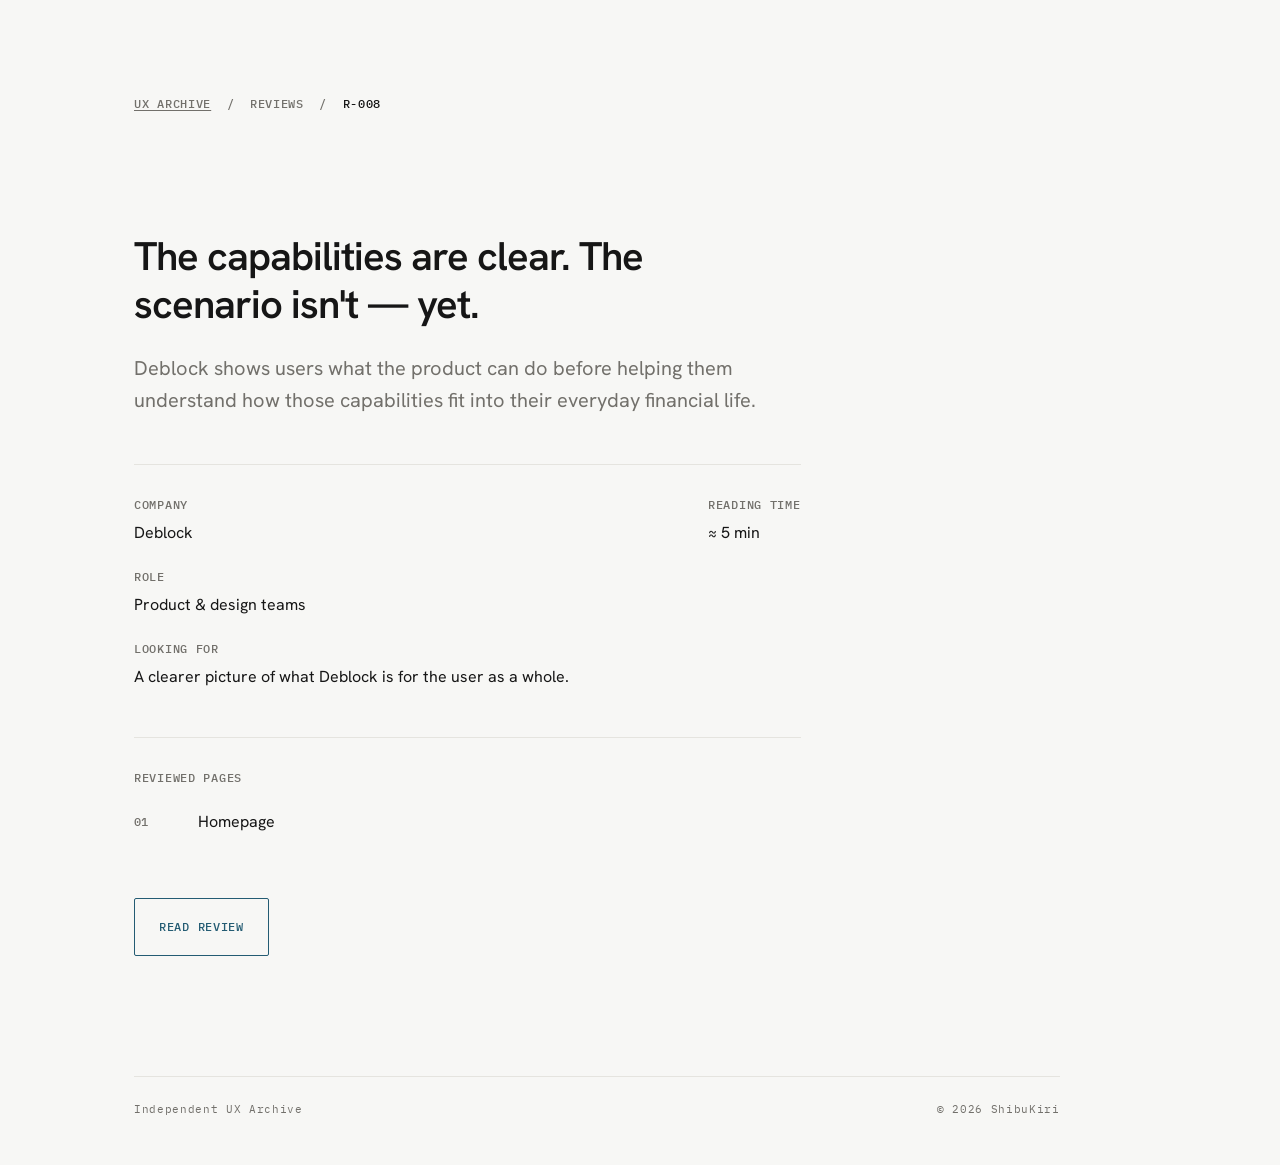
<file: reviews/008-deblock/index.html>
<!doctype html>
<html lang="en">
<head>
  <meta charset="UTF-8">
  <meta name="viewport" content="width=device-width, initial-scale=1">
  <title>Deblock — Product &amp; Design Teams — Everyday Crypto Finance — UX Review</title>

  <link rel="icon" href="../../assets/icons/favicon.svg" type="image/svg+xml"/>
  <link rel="canonical" href="https://shibukiri.github.io/ux-archive/reviews/008-deblock/">

  <meta name="theme-color" content="#F7F7F5">
  <meta property="og:type" content="article">
  <meta property="og:title" content="Deblock — Product &amp; Design Teams — Everyday Crypto Finance — UX Review">
  <meta property="og:description" content="Deblock shows users what the product can do before helping them understand how those capabilities fit into their everyday financial life.">
  <meta property="og:url" content="https://shibukiri.github.io/ux-archive/reviews/008-deblock/">

  <link rel="preconnect" href="https://fonts.googleapis.com">
  <link rel="preconnect" href="https://fonts.gstatic.com" crossorigin>
  <link href="https://fonts.googleapis.com/css2?family=Hanken+Grotesk:wght@400;500;600&family=IBM+Plex+Mono:wght@400;500&display=swap" rel="stylesheet">

  <link rel="stylesheet" href="../../styles/tokens.css">
  <link rel="stylesheet" href="../../styles/base.css">
  <link rel="stylesheet" href="../../styles/type.css">
  <link rel="stylesheet" href="../../styles/layout.css">
  <link rel="stylesheet" href="../../styles/components.css">
  <link rel="stylesheet" href="../../styles/utilities.css">
</head>
<body>
  <div class="frame">
    <div class="grid">

      <nav class="text-mono u-font-medium g-col-1" aria-label="Breadcrumb">
        <a class="u-secondary u-underline u-hover-brand" href="../../">UX Archive</a>
        <span class="u-secondary">&nbsp;/&nbsp;</span>
        <span class="u-secondary">Reviews</span>
        <span class="u-secondary">&nbsp;/&nbsp;</span>
        <span>R-008</span>
      </nav>

      <main class="g-col-2 u-mt-96">
        <header>
          <h1 class="text-display u-width-title u-mb-24">The capabilities are clear. The scenario isn't — yet.</h1>
          <p class="text-lead-large u-secondary u-width-reading">Deblock shows users what the product can do before helping them understand how those capabilities fit into their everyday financial life.</p>
        </header>

        <div class="u-mt-48 u-pt-32 u-border-top">
          <div class="u-flex u-justify-between u-gap-24">
            <div>
              <div class="text-mono u-secondary u-font-medium u-mb-8">Company</div>
              <p class="text-body">Deblock</p>
            </div>
            <div>
              <div class="text-mono u-secondary u-font-medium u-mb-8">Reading Time</div>
              <p class="text-body">≈ 5 min</p>
            </div>
          </div>

          <div class="u-mt-24">
            <div class="text-mono u-secondary u-font-medium u-mb-8">Role</div>
            <p class="text-body">Product &amp; design teams</p>
          </div>

          <div class="u-mt-24">
            <div class="text-mono u-secondary u-font-medium u-mb-8">Looking For</div>
            <p class="text-body">A clearer picture of what Deblock is for the user as a whole.</p>
          </div>
        </div>

        <div class="text-mono u-secondary u-font-medium u-mt-48 u-pt-32 u-border-top u-mb-8">
          Reviewed pages
        </div>

        <div class="toc">
          <div class="toc-item">
            <span class="toc-num">01</span>
            <span class="text-body">Homepage</span>
          </div>
        </div>

        <a class="button button--outline button--mono u-mt-48" href="./Deblock-Homepage-UX-Review.pdf">
          Read Review
        </a>
      </main>

      <footer class="g-col-1 u-flex u-justify-between u-mt-96 u-pt-24 u-border-top u-secondary">
        <div class="text-micro">Independent UX Archive</div>
        <div class="text-micro">© 2026 ShibuKiri</div>
      </footer>

    </div>
  </div>
</body>
</html>
</file>
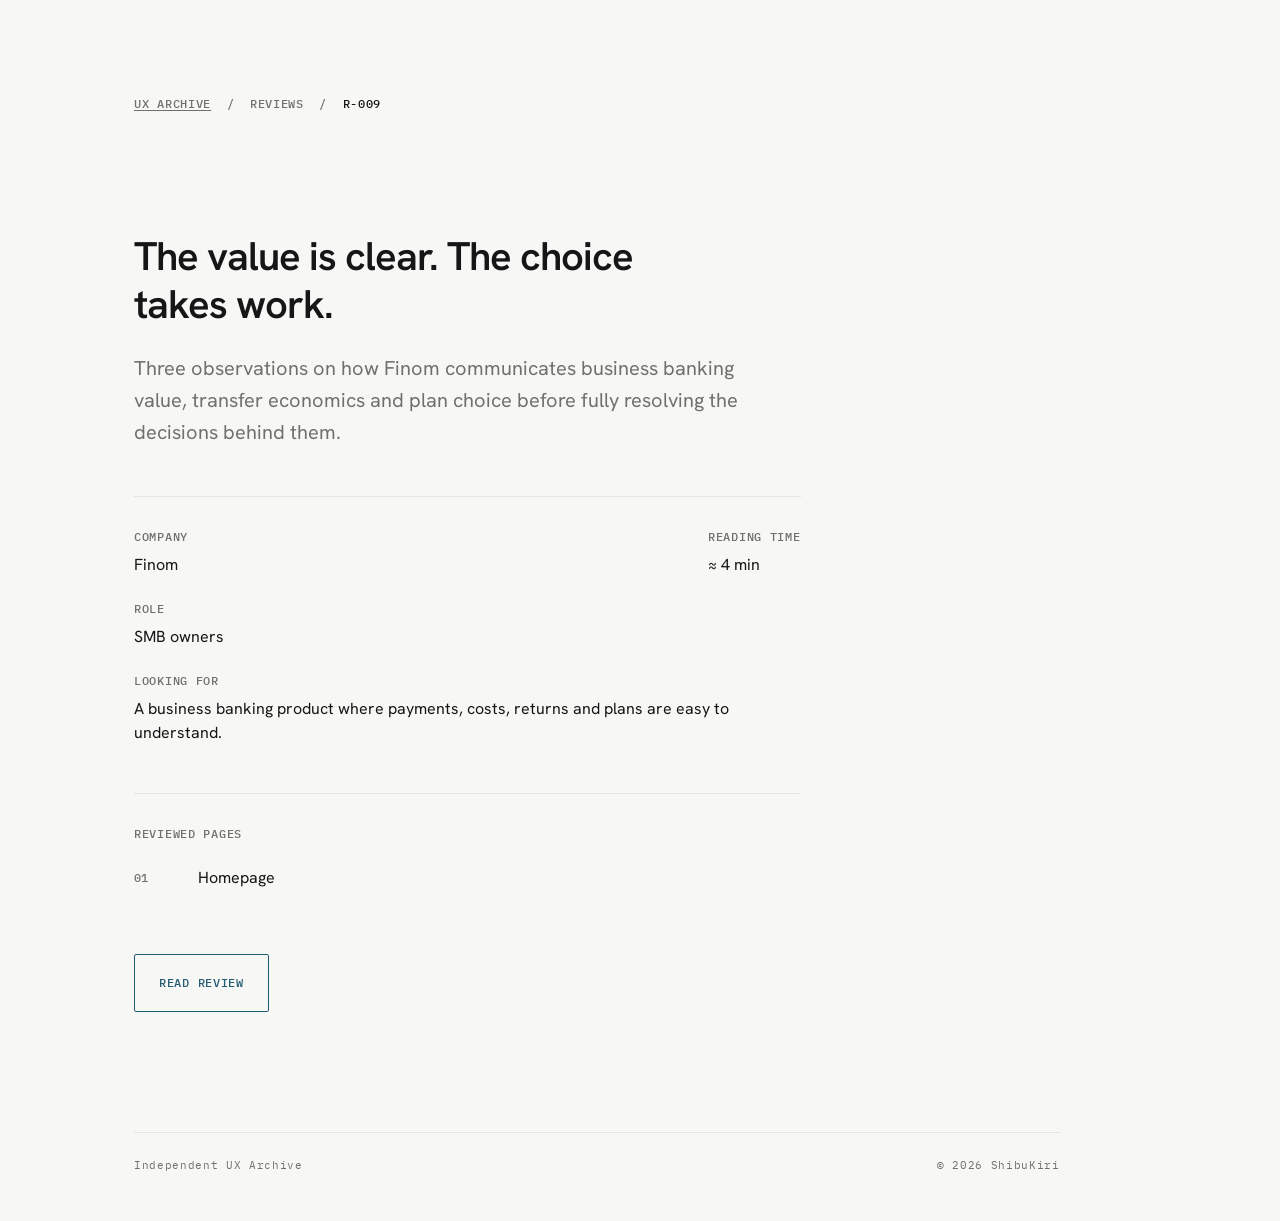
<file: reviews/009-finom/index.html>
<!doctype html>
<html lang="en">
<head>
  <meta charset="UTF-8">
  <meta name="viewport" content="width=device-width, initial-scale=1">
  <title>Finom — SMB Owners — Business Banking — UX Review</title>

  <link rel="icon" href="../../assets/icons/favicon.svg" type="image/svg+xml"/>
  <link rel="canonical" href="https://shibukiri.github.io/ux-archive/reviews/009-finom/">

  <meta name="theme-color" content="#F7F7F5">
  <meta property="og:type" content="article">
  <meta property="og:title" content="Finom — SMB Owners — Business Banking — UX Review">
  <meta property="og:description" content="Three observations on how Finom communicates business banking value, transfer economics and plan choice before fully resolving the decisions behind them.">
  <meta property="og:url" content="https://shibukiri.github.io/ux-archive/reviews/009-finom/">

  <link rel="preconnect" href="https://fonts.googleapis.com">
  <link rel="preconnect" href="https://fonts.gstatic.com" crossorigin>
  <link href="https://fonts.googleapis.com/css2?family=Hanken+Grotesk:wght@400;500;600&family=IBM+Plex+Mono:wght@400;500&display=swap" rel="stylesheet">

  <link rel="stylesheet" href="../../styles/tokens.css">
  <link rel="stylesheet" href="../../styles/base.css">
  <link rel="stylesheet" href="../../styles/type.css">
  <link rel="stylesheet" href="../../styles/layout.css">
  <link rel="stylesheet" href="../../styles/components.css">
  <link rel="stylesheet" href="../../styles/utilities.css">
</head>
<body>
  <div class="frame">
    <div class="grid">

      <nav class="text-mono u-font-medium g-col-1" aria-label="Breadcrumb">
        <a class="u-secondary u-underline u-hover-brand" href="../../">UX Archive</a>
        <span class="u-secondary">&nbsp;/&nbsp;</span>
        <span class="u-secondary">Reviews</span>
        <span class="u-secondary">&nbsp;/&nbsp;</span>
        <span>R-009</span>
      </nav>

      <main class="g-col-2 u-mt-96">
        <header>
          <h1 class="text-display u-width-title u-mb-24">The value is clear. The choice takes work.</h1>
          <p class="text-lead-large u-secondary u-width-reading">Three observations on how Finom communicates business banking value, transfer economics and plan choice before fully resolving the decisions behind them.</p>
        </header>

        <div class="u-mt-48 u-pt-32 u-border-top">
          <div class="u-flex u-justify-between u-gap-24">
            <div>
              <div class="text-mono u-secondary u-font-medium u-mb-8">Company</div>
              <p class="text-body">Finom</p>
            </div>
            <div>
              <div class="text-mono u-secondary u-font-medium u-mb-8">Reading Time</div>
              <p class="text-body">≈ 4 min</p>
            </div>
          </div>

          <div class="u-mt-24">
            <div class="text-mono u-secondary u-font-medium u-mb-8">Role</div>
            <p class="text-body">SMB owners</p>
          </div>

          <div class="u-mt-24">
            <div class="text-mono u-secondary u-font-medium u-mb-8">Looking For</div>
            <p class="text-body">A business banking product where payments, costs, returns and plans are easy to understand.</p>
          </div>
        </div>

        <div class="text-mono u-secondary u-font-medium u-mt-48 u-pt-32 u-border-top u-mb-8">
          Reviewed pages
        </div>

        <div class="toc">
          <div class="toc-item">
            <span class="toc-num">01</span>
            <span class="text-body">Homepage</span>
          </div>
        </div>

        <a class="button button--outline button--mono u-mt-48" href="./Finom-Homepage-UX-Review.pdf">
          Read Review
        </a>
      </main>

      <footer class="g-col-1 u-flex u-justify-between u-mt-96 u-pt-24 u-border-top u-secondary">
        <div class="text-micro">Independent UX Archive</div>
        <div class="text-micro">© 2026 ShibuKiri</div>
      </footer>

    </div>
  </div>
</body>
</html>
</file>
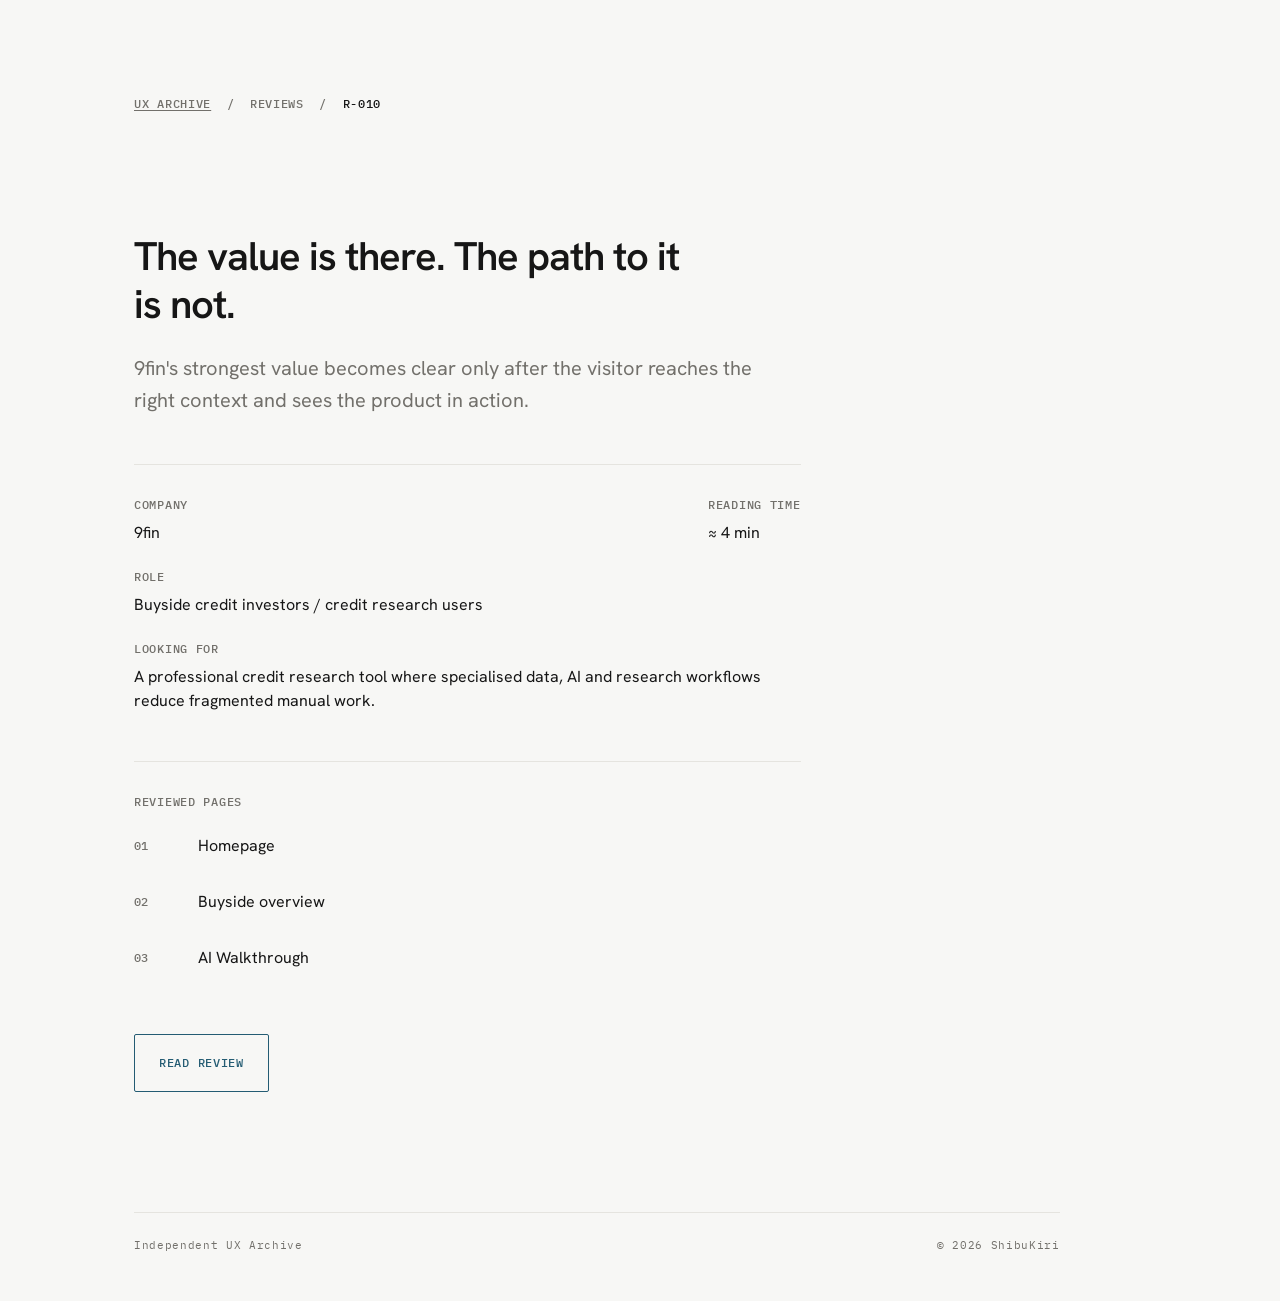
<file: reviews/010-9fin/index.html>
<!doctype html>
<html lang="en">
<head>
  <meta charset="UTF-8">
  <meta name="viewport" content="width=device-width, initial-scale=1">
  <title>9fin — Buyside Credit Investors — Credit Research Tool — UX Review</title>

  <link rel="icon" href="../../assets/icons/favicon.svg" type="image/svg+xml"/>
  <link rel="canonical" href="https://shibukiri.github.io/ux-archive/reviews/010-9fin/">

  <meta name="theme-color" content="#F7F7F5">
  <meta property="og:type" content="article">
  <meta property="og:title" content="9fin — Buyside Credit Investors — Credit Research Tool — UX Review">
  <meta property="og:description" content="9fin's strongest value becomes clear only after the visitor reaches the right context and sees the product in action.">
  <meta property="og:url" content="https://shibukiri.github.io/ux-archive/reviews/010-9fin/">

  <link rel="preconnect" href="https://fonts.googleapis.com">
  <link rel="preconnect" href="https://fonts.gstatic.com" crossorigin>
  <link href="https://fonts.googleapis.com/css2?family=Hanken+Grotesk:wght@400;500;600&family=IBM+Plex+Mono:wght@400;500&display=swap" rel="stylesheet">

  <link rel="stylesheet" href="../../styles/tokens.css">
  <link rel="stylesheet" href="../../styles/base.css">
  <link rel="stylesheet" href="../../styles/type.css">
  <link rel="stylesheet" href="../../styles/layout.css">
  <link rel="stylesheet" href="../../styles/components.css">
  <link rel="stylesheet" href="../../styles/utilities.css">
</head>
<body>
  <div class="frame">
    <div class="grid">

      <nav class="text-mono u-font-medium g-col-1" aria-label="Breadcrumb">
        <a class="u-secondary u-underline u-hover-brand" href="../../">UX Archive</a>
        <span class="u-secondary">&nbsp;/&nbsp;</span>
        <span class="u-secondary">Reviews</span>
        <span class="u-secondary">&nbsp;/&nbsp;</span>
        <span>R-010</span>
      </nav>

      <main class="g-col-2 u-mt-96">
        <header>
          <h1 class="text-display u-width-title u-mb-24">The value is there. The path to it is not.</h1>
          <p class="text-lead-large u-secondary u-width-reading">9fin's strongest value becomes clear only after the visitor reaches the right context and sees the product in action.</p>
        </header>

        <div class="u-mt-48 u-pt-32 u-border-top">
          <div class="u-flex u-justify-between u-gap-24">
            <div>
              <div class="text-mono u-secondary u-font-medium u-mb-8">Company</div>
              <p class="text-body">9fin</p>
            </div>
            <div>
              <div class="text-mono u-secondary u-font-medium u-mb-8">Reading Time</div>
              <p class="text-body">≈ 4 min</p>
            </div>
          </div>

          <div class="u-mt-24">
            <div class="text-mono u-secondary u-font-medium u-mb-8">Role</div>
            <p class="text-body">Buyside credit investors / credit research users</p>
          </div>

          <div class="u-mt-24">
            <div class="text-mono u-secondary u-font-medium u-mb-8">Looking For</div>
            <p class="text-body">A professional credit research tool where specialised data, AI and research workflows reduce fragmented manual work.</p>
          </div>
        </div>

        <div class="text-mono u-secondary u-font-medium u-mt-48 u-pt-32 u-border-top u-mb-8">
          Reviewed pages
        </div>

        <div class="toc">
          <div class="toc-item">
            <span class="toc-num">01</span>
            <span class="text-body">Homepage</span>
          </div>
          <div class="toc-item">
            <span class="toc-num">02</span>
            <span class="text-body">Buyside overview</span>
          </div>
          <div class="toc-item">
            <span class="toc-num">03</span>
            <span class="text-body">AI Walkthrough</span>
          </div>
        </div>

        <a class="button button--outline button--mono u-mt-48" href="./9fin-Buyside-Credit-Investors-Credit-Research-Tool-UX-Review.pdf">
          Read Review
        </a>
      </main>

      <footer class="g-col-1 u-flex u-justify-between u-mt-96 u-pt-24 u-border-top u-secondary">
        <div class="text-micro">Independent UX Archive</div>
        <div class="text-micro">© 2026 ShibuKiri</div>
      </footer>

    </div>
  </div>
</body>
</html>
</file>
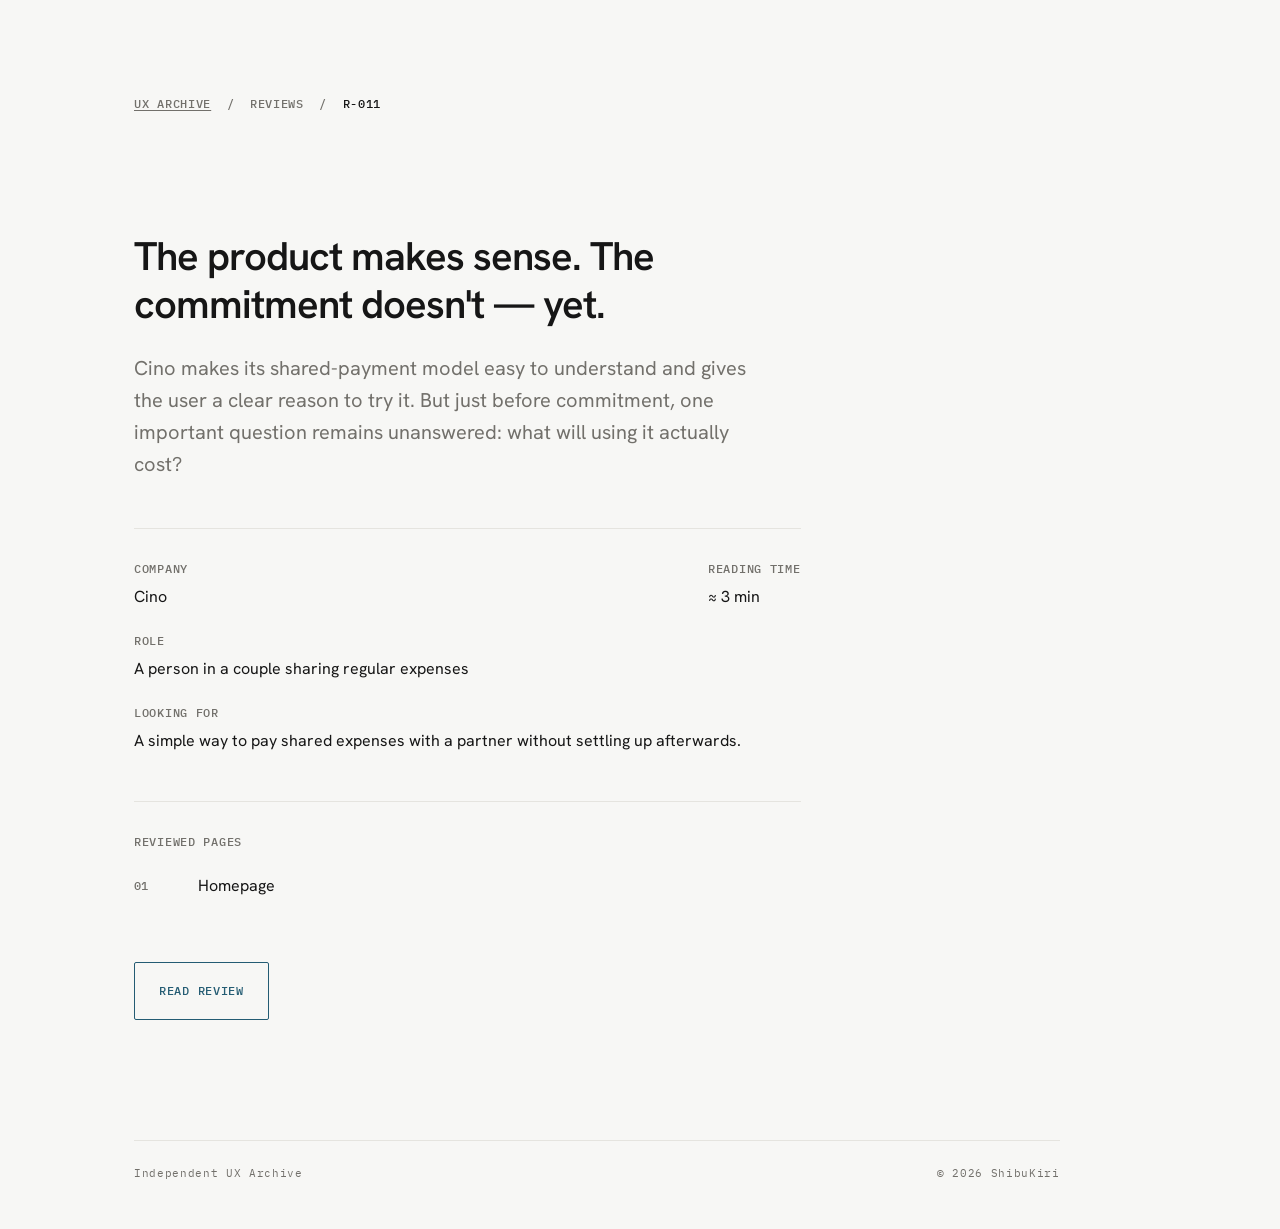
<file: reviews/011-cino/index.html>
<!doctype html>
<html lang="en">
<head>
  <meta charset="UTF-8">
  <meta name="viewport" content="width=device-width, initial-scale=1">
  <title>Cino — Person in a Couple — Pay Shared Expenses — UX Review</title>

  <link rel="icon" href="../../assets/icons/favicon.svg" type="image/svg+xml"/>
  <link rel="canonical" href="https://shibukiri.github.io/ux-archive/reviews/011-cino/">

  <meta name="theme-color" content="#F7F7F5">
  <meta property="og:type" content="article">
  <meta property="og:title" content="Cino — Person in a Couple — Pay Shared Expenses — UX Review">
  <meta property="og:description" content="Cino makes its shared-payment model easy to understand and gives the user a clear reason to try it. But just before commitment, one important question remains unanswered: what will using it actually cost?">
  <meta property="og:url" content="https://shibukiri.github.io/ux-archive/reviews/011-cino/">

  <link rel="preconnect" href="https://fonts.googleapis.com">
  <link rel="preconnect" href="https://fonts.gstatic.com" crossorigin>
  <link href="https://fonts.googleapis.com/css2?family=Hanken+Grotesk:wght@400;500;600&family=IBM+Plex+Mono:wght@400;500&display=swap" rel="stylesheet">

  <link rel="stylesheet" href="../../styles/tokens.css">
  <link rel="stylesheet" href="../../styles/base.css">
  <link rel="stylesheet" href="../../styles/type.css">
  <link rel="stylesheet" href="../../styles/layout.css">
  <link rel="stylesheet" href="../../styles/components.css">
  <link rel="stylesheet" href="../../styles/utilities.css">
</head>
<body>
  <div class="frame">
    <div class="grid">

      <nav class="text-mono u-font-medium g-col-1" aria-label="Breadcrumb">
        <a class="u-secondary u-underline u-hover-brand" href="../../">UX Archive</a>
        <span class="u-secondary">&nbsp;/&nbsp;</span>
        <span class="u-secondary">Reviews</span>
        <span class="u-secondary">&nbsp;/&nbsp;</span>
        <span>R-011</span>
      </nav>

      <main class="g-col-2 u-mt-96">
        <header>
          <h1 class="text-display u-width-title u-mb-24">The product makes sense. The commitment doesn't — yet.</h1>
          <p class="text-lead-large u-secondary u-width-reading">Cino makes its shared-payment model easy to understand and gives the user a clear reason to try it. But just before commitment, one important question remains unanswered: what will using it actually cost?</p>
        </header>

        <div class="u-mt-48 u-pt-32 u-border-top">
          <div class="u-flex u-justify-between u-gap-24">
            <div>
              <div class="text-mono u-secondary u-font-medium u-mb-8">Company</div>
              <p class="text-body">Cino</p>
            </div>
            <div>
              <div class="text-mono u-secondary u-font-medium u-mb-8">Reading Time</div>
              <p class="text-body">≈ 3 min</p>
            </div>
          </div>

          <div class="u-mt-24">
            <div class="text-mono u-secondary u-font-medium u-mb-8">Role</div>
            <p class="text-body">A person in a couple sharing regular expenses</p>
          </div>

          <div class="u-mt-24">
            <div class="text-mono u-secondary u-font-medium u-mb-8">Looking For</div>
            <p class="text-body">A simple way to pay shared expenses with a partner without settling up afterwards.</p>
          </div>
        </div>

        <div class="text-mono u-secondary u-font-medium u-mt-48 u-pt-32 u-border-top u-mb-8">
          Reviewed pages
        </div>

        <div class="toc">
          <div class="toc-item">
            <span class="toc-num">01</span>
            <span class="text-body">Homepage</span>
          </div>
        </div>

        <a class="button button--outline button--mono u-mt-48" href="./Cino-Person-in-a-couple-Pay-shared-expenses-UX-Review.pdf">
          Read Review
        </a>
      </main>

      <footer class="g-col-1 u-flex u-justify-between u-mt-96 u-pt-24 u-border-top u-secondary">
        <div class="text-micro">Independent UX Archive</div>
        <div class="text-micro">© 2026 ShibuKiri</div>
      </footer>

    </div>
  </div>
</body>
</html>
</file>
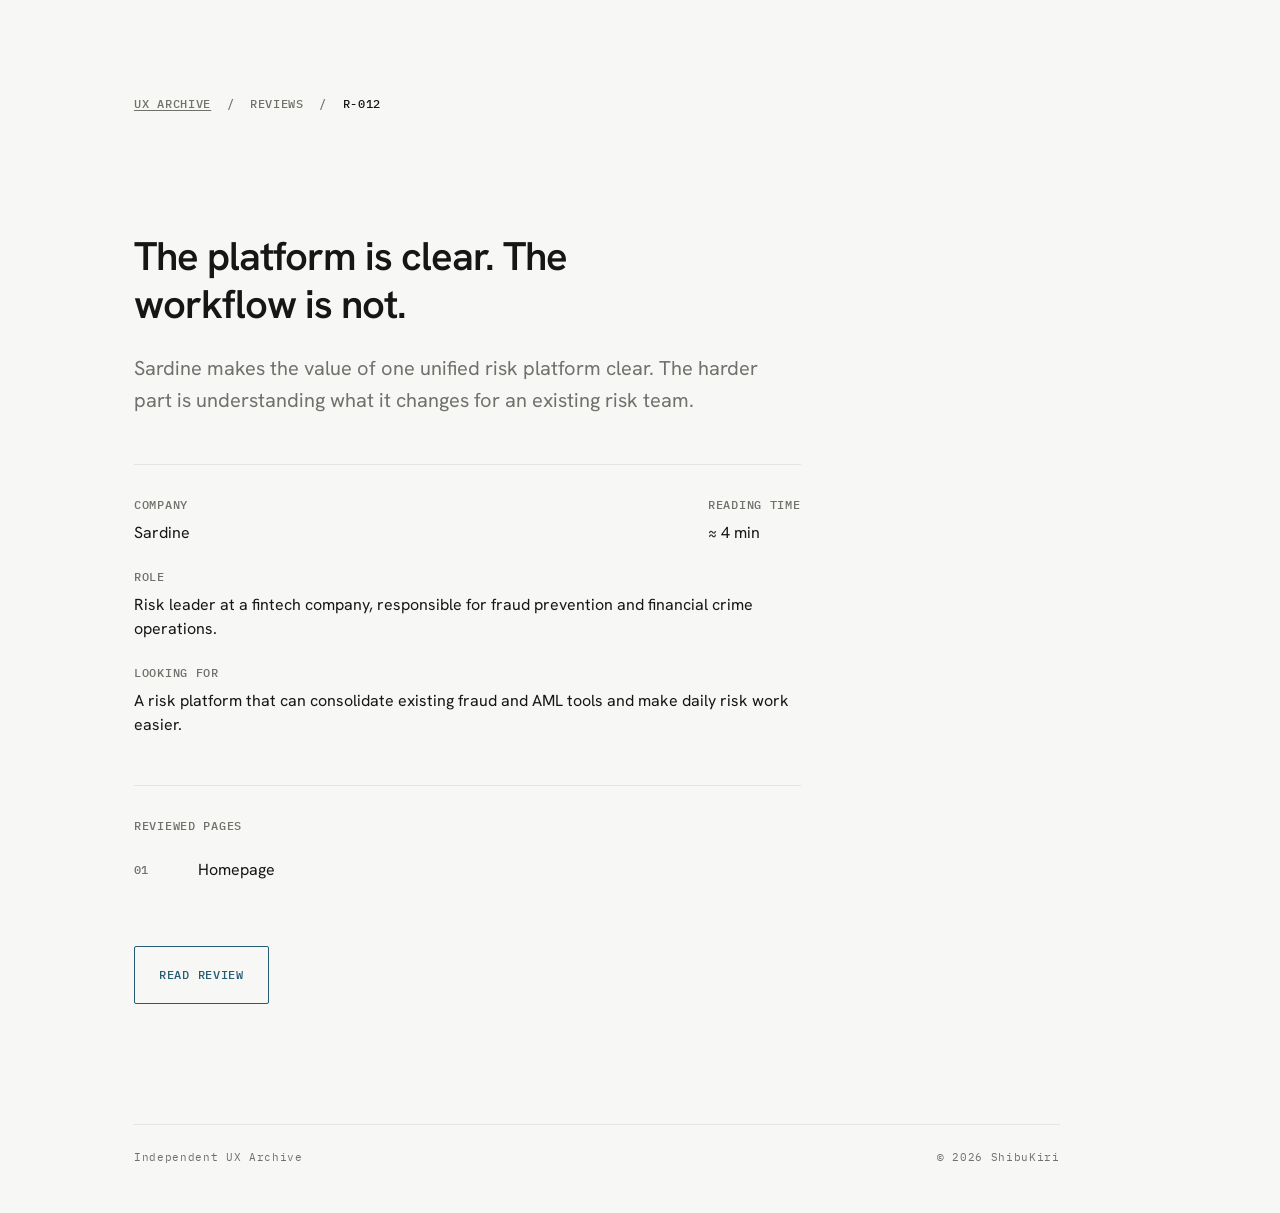
<file: reviews/012-sardine/index.html>
<!doctype html>
<html lang="en">
<head>
  <meta charset="UTF-8">
  <meta name="viewport" content="width=device-width, initial-scale=1">
  <title>Sardine — Risk Leader — Consolidate Existing Tools — UX Review</title>

  <link rel="icon" href="../../assets/icons/favicon.svg" type="image/svg+xml"/>
  <link rel="canonical" href="https://shibukiri.github.io/ux-archive/reviews/012-sardine/">

  <meta name="theme-color" content="#F7F7F5">
  <meta property="og:type" content="article">
  <meta property="og:title" content="Sardine — Risk Leader — Consolidate Existing Tools — UX Review">
  <meta property="og:description" content="Sardine makes the value of one unified risk platform clear. The harder part is understanding what it changes for an existing risk team.">
  <meta property="og:url" content="https://shibukiri.github.io/ux-archive/reviews/012-sardine/">

  <link rel="preconnect" href="https://fonts.googleapis.com">
  <link rel="preconnect" href="https://fonts.gstatic.com" crossorigin>
  <link href="https://fonts.googleapis.com/css2?family=Hanken+Grotesk:wght@400;500;600&family=IBM+Plex+Mono:wght@400;500&display=swap" rel="stylesheet">

  <link rel="stylesheet" href="../../styles/tokens.css">
  <link rel="stylesheet" href="../../styles/base.css">
  <link rel="stylesheet" href="../../styles/type.css">
  <link rel="stylesheet" href="../../styles/layout.css">
  <link rel="stylesheet" href="../../styles/components.css">
  <link rel="stylesheet" href="../../styles/utilities.css">
</head>
<body>
  <div class="frame">
    <div class="grid">

      <nav class="text-mono u-font-medium g-col-1" aria-label="Breadcrumb">
        <a class="u-secondary u-underline u-hover-brand" href="../../">UX Archive</a>
        <span class="u-secondary">&nbsp;/&nbsp;</span>
        <span class="u-secondary">Reviews</span>
        <span class="u-secondary">&nbsp;/&nbsp;</span>
        <span>R-012</span>
      </nav>

      <main class="g-col-2 u-mt-96">
        <header>
          <h1 class="text-display u-width-title u-mb-24">The platform is clear. The workflow is not.</h1>
          <p class="text-lead-large u-secondary u-width-reading">Sardine makes the value of one unified risk platform clear. The harder part is understanding what it changes for an existing risk team.</p>
        </header>

        <div class="u-mt-48 u-pt-32 u-border-top">
          <div class="u-flex u-justify-between u-gap-24">
            <div>
              <div class="text-mono u-secondary u-font-medium u-mb-8">Company</div>
              <p class="text-body">Sardine</p>
            </div>
            <div>
              <div class="text-mono u-secondary u-font-medium u-mb-8">Reading Time</div>
              <p class="text-body">≈ 4 min</p>
            </div>
          </div>

          <div class="u-mt-24">
            <div class="text-mono u-secondary u-font-medium u-mb-8">Role</div>
            <p class="text-body">Risk leader at a fintech company, responsible for fraud prevention and financial crime operations.</p>
          </div>

          <div class="u-mt-24">
            <div class="text-mono u-secondary u-font-medium u-mb-8">Looking For</div>
            <p class="text-body">A risk platform that can consolidate existing fraud and AML tools and make daily risk work easier.</p>
          </div>
        </div>

        <div class="text-mono u-secondary u-font-medium u-mt-48 u-pt-32 u-border-top u-mb-8">
          Reviewed pages
        </div>

        <div class="toc">
          <div class="toc-item">
            <span class="toc-num">01</span>
            <span class="text-body">Homepage</span>
          </div>
        </div>

        <a class="button button--outline button--mono u-mt-48" href="./Sardine-Risk-leader-Consolidate-existing-tools-UX-Review.pdf">
          Read Review
        </a>
      </main>

      <footer class="g-col-1 u-flex u-justify-between u-mt-96 u-pt-24 u-border-top u-secondary">
        <div class="text-micro">Independent UX Archive</div>
        <div class="text-micro">© 2026 ShibuKiri</div>
      </footer>

    </div>
  </div>
</body>
</html>
</file>
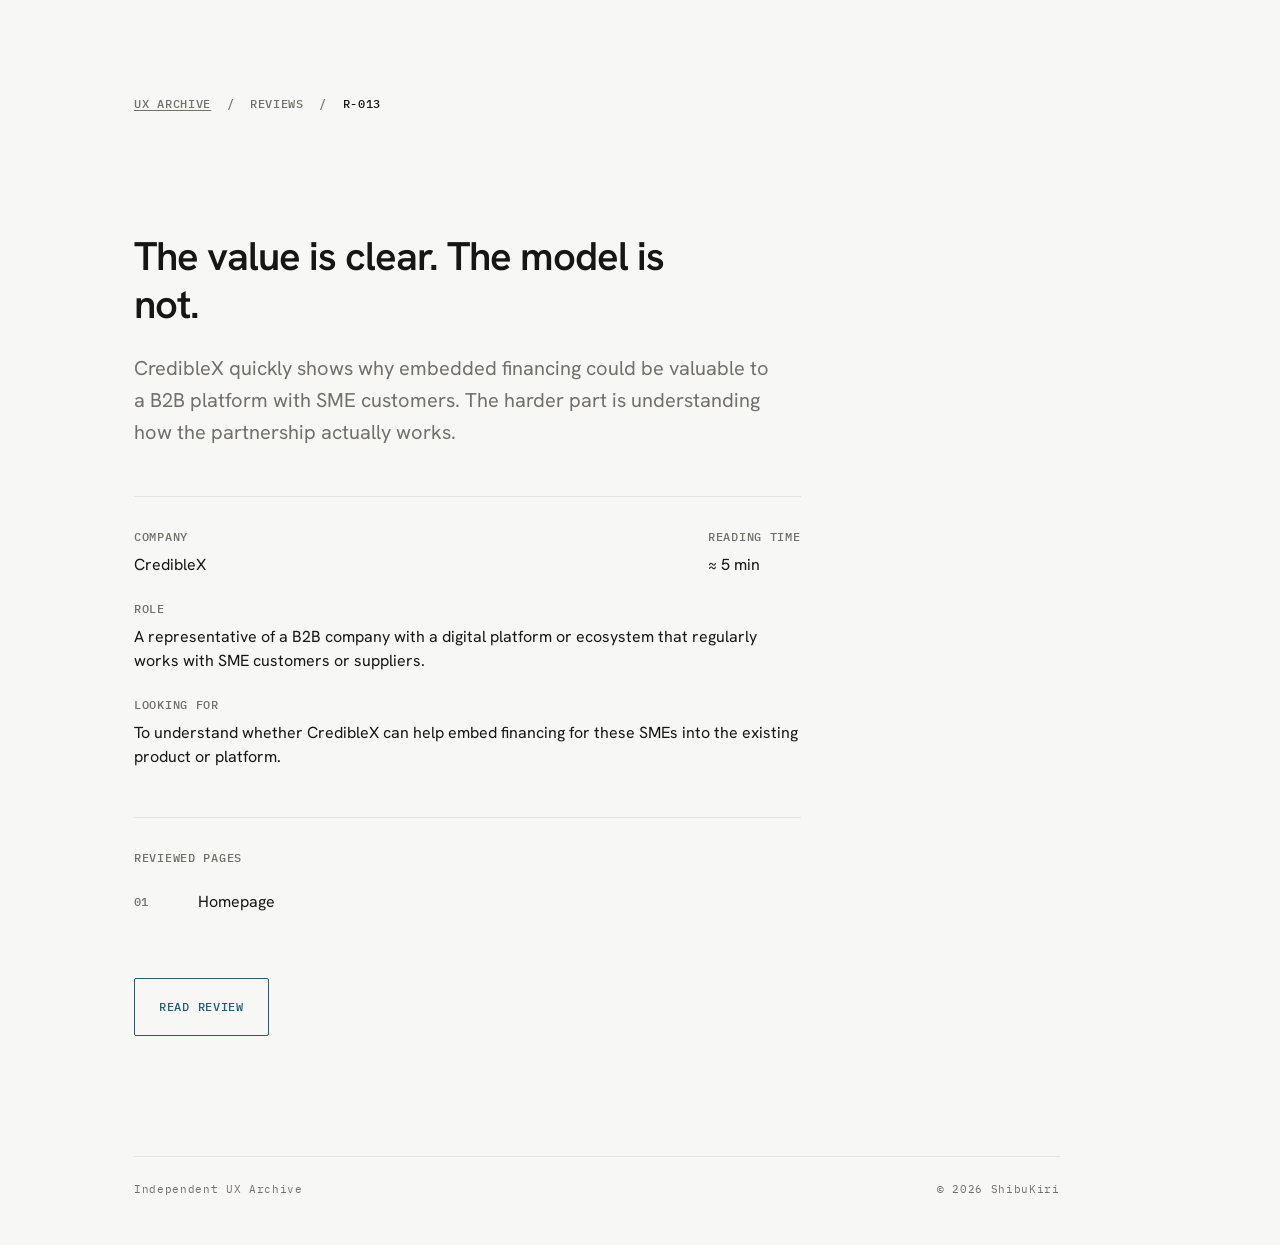
<file: reviews/013-crediblex/index.html>
<!doctype html>
<html lang="en">
<head>
  <meta charset="UTF-8">
  <meta name="viewport" content="width=device-width, initial-scale=1">
  <title>CredibleX — Digital Platform — Embed Financing — UX Review</title>

  <link rel="icon" href="../../assets/icons/favicon.svg" type="image/svg+xml"/>
  <link rel="canonical" href="https://shibukiri.github.io/ux-archive/reviews/013-crediblex/">

  <meta name="theme-color" content="#F7F7F5">
  <meta property="og:type" content="article">
  <meta property="og:title" content="CredibleX — Digital Platform — Embed Financing — UX Review">
  <meta property="og:description" content="CredibleX quickly shows why embedded financing could be valuable to a B2B platform with SME customers. The harder part is understanding how the partnership actually works.">
  <meta property="og:url" content="https://shibukiri.github.io/ux-archive/reviews/013-crediblex/">

  <link rel="preconnect" href="https://fonts.googleapis.com">
  <link rel="preconnect" href="https://fonts.gstatic.com" crossorigin>
  <link href="https://fonts.googleapis.com/css2?family=Hanken+Grotesk:wght@400;500;600&family=IBM+Plex+Mono:wght@400;500&display=swap" rel="stylesheet">

  <link rel="stylesheet" href="../../styles/tokens.css">
  <link rel="stylesheet" href="../../styles/base.css">
  <link rel="stylesheet" href="../../styles/type.css">
  <link rel="stylesheet" href="../../styles/layout.css">
  <link rel="stylesheet" href="../../styles/components.css">
  <link rel="stylesheet" href="../../styles/utilities.css">
</head>
<body>
  <div class="frame">
    <div class="grid">

      <nav class="text-mono u-font-medium g-col-1" aria-label="Breadcrumb">
        <a class="u-secondary u-underline u-hover-brand" href="../../">UX Archive</a>
        <span class="u-secondary">&nbsp;/&nbsp;</span>
        <span class="u-secondary">Reviews</span>
        <span class="u-secondary">&nbsp;/&nbsp;</span>
        <span>R-013</span>
      </nav>

      <main class="g-col-2 u-mt-96">
        <header>
          <h1 class="text-display u-width-title u-mb-24">The value is clear. The model is not.</h1>
          <p class="text-lead-large u-secondary u-width-reading">CredibleX quickly shows why embedded financing could be valuable to a B2B platform with SME customers. The harder part is understanding how the partnership actually works.</p>
        </header>

        <div class="u-mt-48 u-pt-32 u-border-top">
          <div class="u-flex u-justify-between u-gap-24">
            <div>
              <div class="text-mono u-secondary u-font-medium u-mb-8">Company</div>
              <p class="text-body">CredibleX</p>
            </div>
            <div>
              <div class="text-mono u-secondary u-font-medium u-mb-8">Reading Time</div>
              <p class="text-body">≈ 5 min</p>
            </div>
          </div>

          <div class="u-mt-24">
            <div class="text-mono u-secondary u-font-medium u-mb-8">Role</div>
            <p class="text-body">A representative of a B2B company with a digital platform or ecosystem that regularly works with SME customers or suppliers.</p>
          </div>

          <div class="u-mt-24">
            <div class="text-mono u-secondary u-font-medium u-mb-8">Looking For</div>
            <p class="text-body">To understand whether CredibleX can help embed financing for these SMEs into the existing product or platform.</p>
          </div>
        </div>

        <div class="text-mono u-secondary u-font-medium u-mt-48 u-pt-32 u-border-top u-mb-8">
          Reviewed pages
        </div>

        <div class="toc">
          <div class="toc-item">
            <span class="toc-num">01</span>
            <span class="text-body">Homepage</span>
          </div>
        </div>

        <a class="button button--outline button--mono u-mt-48" href="./CredibleX-Digital-platform-Embed-financing-UX-Review.pdf">
          Read Review
        </a>
      </main>

      <footer class="g-col-1 u-flex u-justify-between u-mt-96 u-pt-24 u-border-top u-secondary">
        <div class="text-micro">Independent UX Archive</div>
        <div class="text-micro">© 2026 ShibuKiri</div>
      </footer>

    </div>
  </div>
</body>
</html>
</file>
<file: styles/tokens.css>
/*
──────────────────────────────────────
UX Archive Design System v1.0
Rules
• Foundation tokens are never used directly inside components.
• Components consume semantic/component tokens.
• Utilities always start with "u-".
• Colors are named by role, never by hue.
• Spacing is numeric only.
──────────────────────────────────────
*/
:root{
/* Background */
--color-background-primary:#F7F7F5;
--color-background-secondary:#FFFFFF;
/* Border */
--color-border-primary:#E5E4DF;
/* Text */
--color-text-primary:#161616;
--color-text-secondary:#72706B;
/* Brand */
--color-brand-primary:#245C73;
--color-brand-hover:#1B4B5F;
--color-brand-tint-10:#EEF4F7;
--color-brand-tint-20:#D9E8EF;
--color-text-on-brand:#FFFFFF;
/* Font Family */
--font-family-sans:"Hanken Grotesk",sans-serif;
--font-family-mono:"IBM Plex Mono",monospace;
/* Font Weight */
--font-weight-regular:400;
--font-weight-medium:500;
--font-weight-semibold:600;
/* Font Size */
--font-size-10:10px;
--font-size-11:11px;
--font-size-12:12px;
--font-size-14:14px;
--font-size-16:16px;
--font-size-18:18px;
--font-size-20:20px;
--font-size-24:24px;
--font-size-40:40px;
--font-size-64:64px;
/* Line Height */
--line-height-16:16px;
--line-height-20:20px;
--line-height-24:24px;
--line-height-28:28px;
--line-height-32:32px;
--line-height-48:48px;
--line-height-72:72px;
/* Letter Spacing */
--letter-spacing-tighter:-.03em;
--letter-spacing-tight:-.025em;
--letter-spacing-normal:0;
--letter-spacing-loose:.005em;
--letter-spacing-wide:.06em;
/* Semantic Type */
--display-large-size:var(--font-size-64);
--display-large-line-height:var(--line-height-72);
--display-size:var(--font-size-40);
--display-line-height:var(--line-height-48);
--heading-large-size:var(--font-size-24);
--heading-large-line-height:var(--line-height-32);
--heading-size:var(--font-size-20);
--heading-line-height:var(--line-height-28);
--lead-large-size:var(--font-size-20);
--lead-large-line-height:var(--line-height-32);
--lead-size:var(--font-size-18);
--lead-line-height:var(--line-height-28);
--body-size:var(--font-size-16);
--body-line-height:var(--line-height-24);
--body-small-size:var(--font-size-14);
--body-small-line-height:var(--line-height-20);
--mono-large-size:var(--font-size-14);
--mono-large-line-height:var(--line-height-20);
--mono-size:var(--font-size-12);
--mono-line-height:var(--line-height-16);
--micro-size:var(--font-size-11);
--micro-line-height:var(--line-height-16);
--micro-small-size:var(--font-size-10);
--micro-small-line-height:var(--line-height-16);
/* Space */
--space-4:4px;
--space-8:8px;
--space-12:12px;
--space-16:16px;
--space-24:24px;
--space-32:32px;
--space-48:48px;
--space-64:64px;
--space-96:96px;
/* Radius */
--radius-2:2px;
--radius-4:4px;
--radius-full:9999px;
/* Width */
--width-page:1012px;
--width-reading:640px;
--width-title:560px;
/* Border */
--border-primary:1px solid var(--color-border-primary);
/* Motion */
--duration-fast:150ms;
--duration-normal:300ms;
--ease-standard:ease;
/* Z-index */
--z-base:0;
--z-dropdown:10;
--z-modal:100;
--z-overlay:1000;
/* Component Tokens */
--button-padding-x:var(--space-24);
--button-padding-y:var(--space-16);
}
</file>
<file: styles/base.css>
html{
box-sizing:border-box;
}
*,
*::before,
*::after{
box-sizing:inherit;
}
html,
body{
margin:0;
padding:0;
}
body{
background:var(--color-background-primary);
color:var(--color-text-primary);
font-family:var(--font-family-sans);
font-size:var(--body-size);
line-height:var(--body-line-height);
-webkit-font-smoothing:antialiased;
}
h1,h2,h3,h4,h5,h6,p{
margin:0;
}
a{
color:inherit;
text-decoration:none;
}
img{
display:block;
max-width:100%;
}
button,
input,
textarea,
select{
font:inherit;
}
button{
background:none;
border:none;
cursor:pointer;
}
:focus-visible{
outline:2px solid var(--color-brand-primary);
outline-offset:2px;
}
</file>
<file: styles/type.css>
.text-display-large{
font-family:var(--font-family-sans);
font-size:var(--display-large-size);
line-height:var(--display-large-line-height);
font-weight:var(--font-weight-semibold);
letter-spacing:var(--letter-spacing-tighter);
}

.text-display{
font-family:var(--font-family-sans);
font-size:var(--display-size);
line-height:var(--display-line-height);
font-weight:var(--font-weight-semibold);
letter-spacing:var(--letter-spacing-tight);
}

.text-heading-large{
font-family:var(--font-family-sans);
font-size:var(--heading-large-size);
line-height:var(--heading-large-line-height);
font-weight:var(--font-weight-semibold);
letter-spacing:var(--letter-spacing-loose);
}

.text-heading{
font-family:var(--font-family-sans);
font-size:var(--heading-size);
line-height:var(--heading-line-height);
font-weight:var(--font-weight-semibold);
letter-spacing:var(--letter-spacing-normal);
}

.text-lead-large{
font-size:var(--lead-large-size);
line-height:var(--lead-large-line-height);
}

.text-lead{
font-size:var(--lead-size);
line-height:var(--lead-line-height);
}

.text-body{
font-size:var(--body-size);
line-height:var(--body-line-height);
}

.text-body-small{
font-size:var(--body-small-size);
line-height:var(--body-small-line-height);
}

.text-mono-large{
font-family:var(--font-family-mono);
font-size:var(--mono-large-size);
line-height:var(--mono-large-line-height);
font-weight:var(--font-weight-medium);
letter-spacing:var(--letter-spacing-wide);
text-transform:uppercase;
}

.text-mono{
font-family:var(--font-family-mono);
font-size:var(--mono-size);
line-height:var(--mono-line-height);
font-weight:var(--font-weight-medium);
letter-spacing:var(--letter-spacing-wide);
text-transform:uppercase;
}

.text-micro{
font-family:var(--font-family-mono);
font-size:var(--micro-size);
line-height:var(--micro-line-height);
font-weight:var(--font-weight-regular);
letter-spacing:var(--letter-spacing-wide);
}

.text-micro-small{
font-family:var(--font-family-mono);
font-size:var(--micro-small-size);
line-height:var(--micro-small-line-height);
font-weight:var(--font-weight-medium);
letter-spacing:var(--letter-spacing-wide);
}
</file>
<file: styles/layout.css>
.frame{
width:min(calc(100% - 192px),var(--width-page));
margin:0 auto;
padding:var(--space-96) 0 var(--space-48);
}

/* 12-column grid */
.grid{
display:grid;
grid-template-columns:repeat(12, minmax(0, 1fr));
gap:var(--space-24);
}

/* Column placement utilities
   g-col-1 — widest  (11 columns) — nav, main, footer
   g-col-2 — medium  (8 columns)  — article content
   g-col-3 — narrow  (7 columns)  — intro blocks
*/
.g-col-1{ grid-column:1 / span 11; }
.g-col-2{ grid-column:1 / span 8; }
.g-col-3{ grid-column:1 / span 7; }

@media (max-width: 900px){
  .frame{
    width:calc(100% - 48px);
    padding-top:var(--space-64);
  }
}

@media (max-width: 640px){
  .frame{
    width:calc(100% - 40px);
    padding-top:var(--space-48);
  }
  .grid{
    grid-template-columns:repeat(4, minmax(0, 1fr));
    gap:var(--space-16);
  }
  .g-col-1,
  .g-col-2,
  .g-col-3{
    grid-column:1 / -1;
  }
}
</file>
<file: styles/components.css>
/* ============================================================
   Button
   ============================================================ */
.button {
  display: inline-flex;
  align-items: center;
  justify-content: center;
  padding: var(--button-padding-y) var(--button-padding-x);
  background: none;
  border: var(--border-primary);
  border-radius: var(--radius-2);
  cursor: pointer;
  transition:
    background var(--duration-fast) var(--ease-standard),
    color var(--duration-fast) var(--ease-standard),
    border-color var(--duration-fast) var(--ease-standard);
}

.button:hover {
  background: var(--color-brand-primary);
  color: var(--color-text-on-brand);
}

.button:disabled {
  opacity: 0.5;
  cursor: default;
}

/* Outline variant */
.button--outline {
  border-color: var(--color-brand-primary);
  color: var(--color-brand-primary);
}

.button--outline:hover {
  background: var(--color-brand-primary);
  color: var(--color-text-on-brand);
}

/* Mono variant */
.button--mono {
  font-family: var(--font-family-mono);
  font-size: var(--mono-size);
  font-weight: var(--font-weight-medium);
  letter-spacing: var(--letter-spacing-wide);
  text-transform: uppercase;
}

/* ============================================================
   Data Table Row Pattern (ID | Title | Meta)
   Used in Archive, Search Results, Changelog, etc.
   Current selectors: .archive-columns (header) and .case (rows)
   ============================================================ */
.archive-columns,
.case {
  display: grid;
  grid-template-columns: 72px minmax(0, 1fr) 144px;
  gap: var(--space-24);
}

.archive-columns {
  margin: 0 calc(var(--space-16) * -1);
  padding: 0 var(--space-16) var(--space-8);
  border-bottom: var(--border-primary);
}

.case {
  align-items: center;
  margin: 0 calc(var(--space-16) * -1);
  padding: var(--space-24) var(--space-16);
  border-bottom: var(--border-primary);
  color: inherit;
  text-decoration: none;
  cursor: pointer;
  transition: background var(--duration-fast) var(--ease-standard);
}

.case:hover {
  background: var(--color-brand-tint-10);
}

/* ============================================================
   Metadata Grid
   Generic 4-column grid for label → value pairs.
   Used in review meta, case studies, project details, etc.
   Current selectors: .meta-row, .meta-item
   ============================================================ */
.meta-row {
  display: grid;
  grid-template-columns: repeat(4, minmax(0, 1fr));
  gap: var(--space-24);
}

.meta-item .text-mono {
  display: block;
  margin-bottom: var(--space-8);
}

/* ============================================================
   Table of Contents
   ============================================================ */
.toc-item {
  display: grid;
  grid-template-columns: 40px 1fr;
  gap: var(--space-24);
  padding: var(--space-16) 0;
}

.toc-num {
  font-family: var(--font-family-mono);
  font-size: var(--mono-size);
  font-weight: var(--font-weight-medium);
  line-height: var(--line-height-24);
  color: var(--color-text-secondary);
}

/* ============================================================
   Footer
   ============================================================ */
.footer {
  display: grid;
  grid-template-columns: 1fr auto 1fr;
  align-items: center;
  gap: var(--space-24);
}

.footer-left {
  justify-self: start;
}

.footer-right {
  justify-self: end;
}

.footer-links {
  display: flex;
  justify-self: center;
  gap: var(--space-16);
  flex-wrap: wrap;
}

.footer-links a {
  transition: color var(--duration-fast) var(--ease-standard);
}

.footer-links a:hover {
  color: var(--color-brand-primary);
}

/* ============================================================
   Responsive
   ============================================================ */
@media (max-width: 640px) {
  .archive-columns,
  .case {
    grid-template-columns: 56px minmax(0, 1fr) 88px;
    gap: var(--space-16);
  }

  .meta-row {
    grid-template-columns: 1fr;
  }

  .footer {
    grid-template-columns: 1fr;
    justify-items: start;
    gap: var(--space-8);
  }

  .footer-links {
    justify-self: start;
  }

  .footer-right {
    justify-self: start;
  }
}
</file>
<file: styles/utilities.css>
/* Spacing */
.u-mt-24{ margin-top:var(--space-24); }
.u-mt-48{ margin-top:var(--space-48); }
.u-mt-96{ margin-top:var(--space-96); }
.u-pt-24{ padding-top:var(--space-24); }
.u-pt-32{ padding-top:var(--space-32); }
.u-mb-8{ margin-bottom:var(--space-8); }
.u-mb-24{ margin-bottom:var(--space-24); }

/* Flex helpers */
.u-flex{ display:flex; }
.u-justify-between{ justify-content:space-between; }
.u-items-baseline{ align-items:baseline; }
.u-flex-column{ flex-direction:column; }
.u-gap-8{ gap:var(--space-8); }
.u-gap-24{ gap:var(--space-24); }

/* Typography */
.u-font-medium{ font-weight:var(--font-weight-medium); }
.u-secondary{ color:var(--color-text-secondary); }

/* Borders */
.u-border-top{ border-top:var(--border-primary); }

/* Visibility & layout */
.u-center{ text-align:center; }
.u-hidden{ display:none!important; }
.u-width-reading{ max-width:var(--width-reading); }
.u-width-title{ max-width:var(--width-title); }

/* Interactive */
.u-underline{
  text-decoration:underline;
  text-underline-offset:2px;
}
.u-hover-brand:hover{
  color:var(--color-brand-primary);
}
</file>
